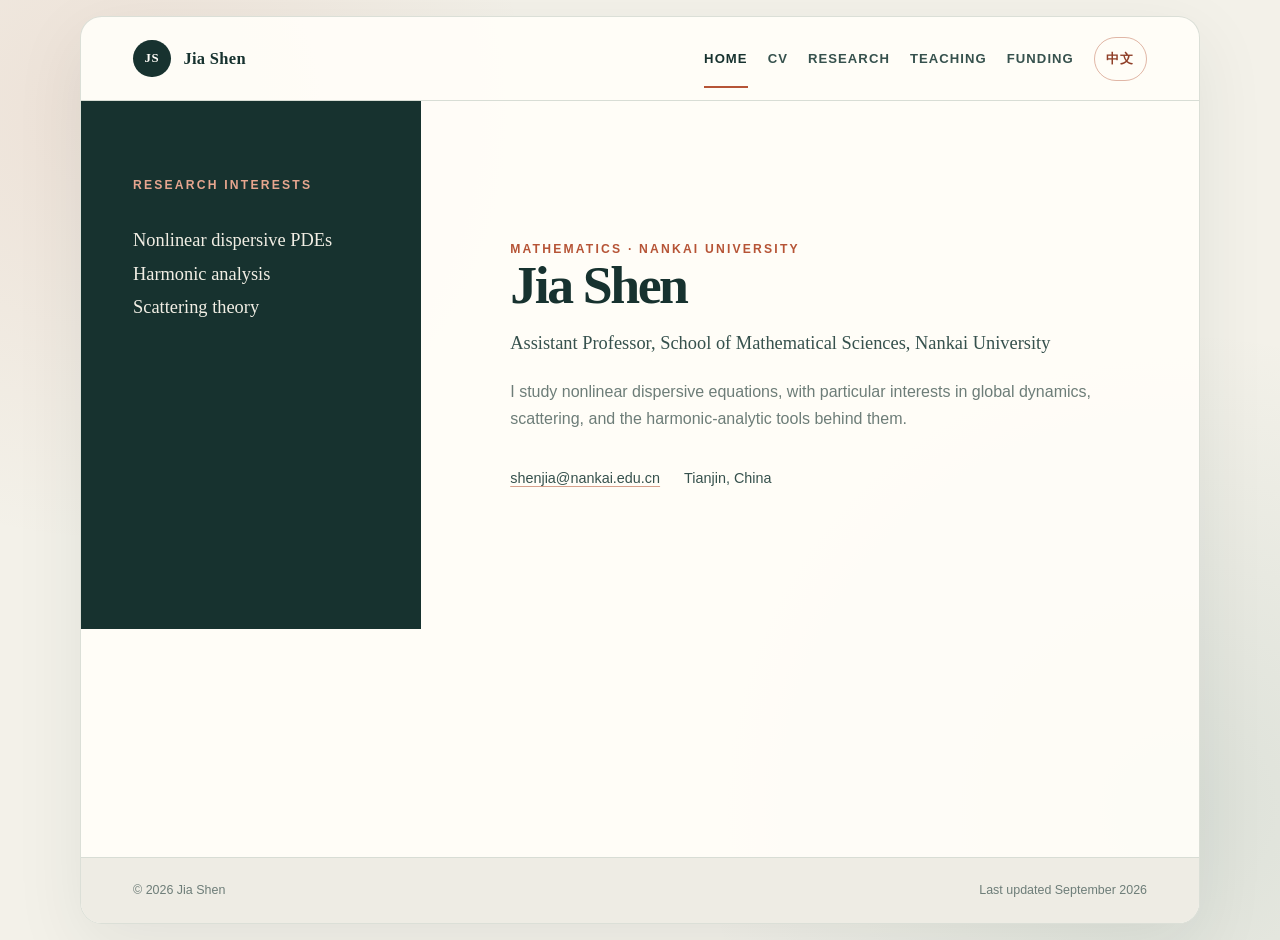
<file: index.html>
<!doctype html>
<html lang="en">
<head>
    <meta charset="utf-8">
    <meta name="viewport" content="width=device-width, initial-scale=1">
    <title>Jia Shen | Mathematics | Nankai University</title>
    <meta name="description" content="Jia Shen is an Assistant Professor of Mathematics at Nankai University, working on nonlinear dispersive PDEs, harmonic analysis, and scattering theory.">
    <meta name="author" content="Jia Shen">
    <meta name="robots" content="index, follow">
    <link rel="canonical" href="https://shenjiamath.github.io/">
    <link rel="alternate" hreflang="en" href="https://shenjiamath.github.io/">
    <link rel="alternate" hreflang="zh-CN" href="https://shenjiamath.github.io/zh/">
    <link rel="alternate" hreflang="x-default" href="https://shenjiamath.github.io/">
    <link rel="stylesheet" href="./assets/styles.css">
    <meta property="og:type" content="profile">
    <meta property="og:title" content="Jia Shen | Mathematics | Nankai University">
    <meta property="og:description" content="Assistant Professor at Nankai University. Research in nonlinear dispersive PDEs, harmonic analysis, and scattering theory.">
    <meta property="og:url" content="https://shenjiamath.github.io/">
    <meta property="og:image" content="https://shenjiamath.github.io/assets/og.png">
    <meta property="og:image:width" content="1200">
    <meta property="og:image:height" content="630">
    <meta property="og:image:alt" content="Personal website of Jia Shen — Mathematics at Nankai University">
    <meta property="og:locale" content="en_US">
    <meta property="og:locale:alternate" content="zh_CN">
    <meta name="twitter:card" content="summary_large_image">
    <meta name="twitter:image" content="https://shenjiamath.github.io/assets/og.png">
    <script type="application/ld+json">
    {
      "@context": "https://schema.org",
      "@type": "ProfilePage",
      "url": "https://shenjiamath.github.io/",
      "name": "Jia Shen | Mathematics | Nankai University",
      "inLanguage": "en",
      "dateModified": "2026-09-28",
      "mainEntity": {
        "@type": "Person",
        "@id": "https://shenjiamath.github.io/#jia-shen",
        "name": "Jia Shen",
        "url": "https://shenjiamath.github.io/",
        "jobTitle": "Assistant Professor",
        "affiliation": {
          "@type": "CollegeOrUniversity",
          "name": "Nankai University"
        },
        "knowsAbout": [
          "Nonlinear dispersive partial differential equations",
          "Harmonic analysis",
          "Scattering theory"
        ]
      }
    }
    </script>
</head>
<body>
<a class="skip-link" href="#main-content">Skip to main content</a>
<div class="site-shell">
    <header class="site-header">
        <a class="monogram" href="./index.html" aria-label="Jia Shen, home">
            <span class="monogram-mark" aria-hidden="true">JS</span>
            <span>Jia Shen</span>
        </a>
        <nav class="site-nav" aria-label="Primary navigation">
            <a href="./index.html" aria-current="page">Home</a>
            <a href="./cv.html">CV</a>
            <a href="./publications.html">Research</a>
            <a href="./teaching.html">Teaching</a>
            <a href="./funding.html">Funding</a>
            <a class="language-link" href="./zh/index.html" lang="zh-CN" hreflang="zh-CN">中文</a>
        </nav>
    </header>

    <main id="main-content" class="home-main">
        <section class="hero" aria-labelledby="home-title">
            <div class="hero-aside">
                <div>
                    <p class="eyebrow">Research interests</p>
                    <ul class="research-list">
                        <li>Nonlinear dispersive PDEs</li>
                        <li>Harmonic analysis</li>
                        <li>Scattering theory</li>
                    </ul>
                </div>
            </div>
            <div class="hero-content">
                <p class="eyebrow">Mathematics · Nankai University</p>
                <h1 id="home-title">Jia Shen</h1>
                <p class="hero-role">Assistant Professor, School of Mathematical Sciences, Nankai University</p>
                <p class="hero-summary">I study nonlinear dispersive equations, with particular interests in global dynamics, scattering, and the harmonic-analytic tools behind them.</p>
                <div class="contact-line" aria-label="Contact details">
                    <a href="mailto:shenjia@nankai.edu.cn">shenjia@nankai.edu.cn</a>
                    <span>Tianjin, China</span>
                </div>
            </div>
        </section>

    </main>

    <footer class="site-footer">
        <span>© 2026 Jia Shen</span>
        <span>Last updated September 2026</span>
    </footer>
</div>
</body>
</html>
</file>
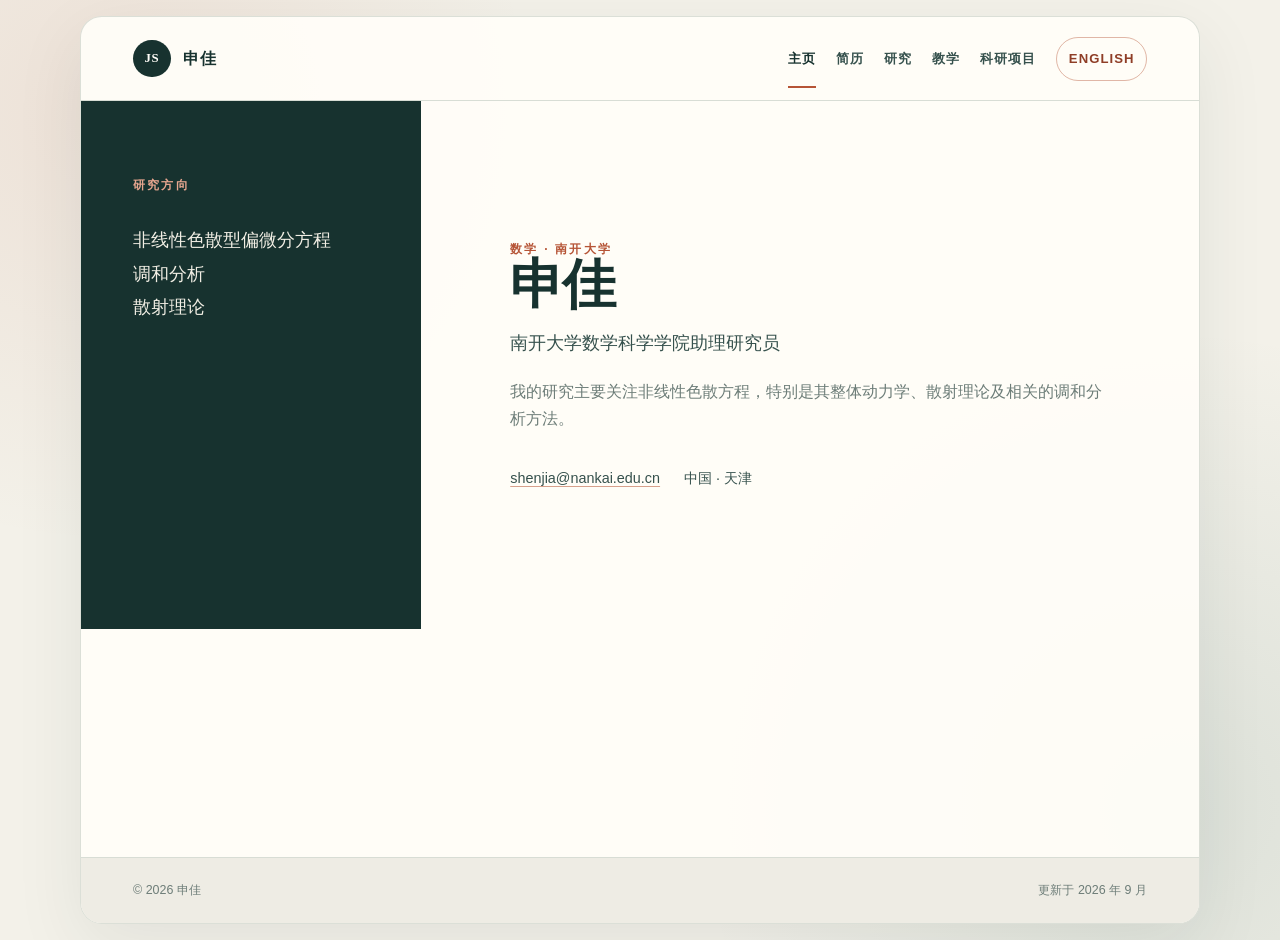
<file: zh/index.html>
<!doctype html>
<html lang="zh-CN">
<head>
    <meta charset="utf-8">
    <meta name="viewport" content="width=device-width, initial-scale=1">
    <title>申佳｜南开大学数学个人主页</title>
    <meta name="description" content="申佳，南开大学数学科学学院助理研究员，研究方向为非线性色散型偏微分方程、调和分析与散射理论。">
    <meta name="author" content="申佳">
    <meta name="robots" content="index, follow">
    <link rel="canonical" href="https://shenjiamath.github.io/zh/">
    <link rel="alternate" hreflang="en" href="https://shenjiamath.github.io/">
    <link rel="alternate" hreflang="zh-CN" href="https://shenjiamath.github.io/zh/">
    <link rel="alternate" hreflang="x-default" href="https://shenjiamath.github.io/">
    <link rel="stylesheet" href="../assets/styles.css">
    <meta property="og:type" content="profile">
    <meta property="og:title" content="申佳｜南开大学数学个人主页">
    <meta property="og:description" content="南开大学数学科学学院助理研究员，研究非线性色散型偏微分方程、调和分析与散射理论。">
    <meta property="og:url" content="https://shenjiamath.github.io/zh/">
    <meta property="og:image" content="https://shenjiamath.github.io/assets/og.png">
    <meta property="og:image:width" content="1200">
    <meta property="og:image:height" content="630">
    <meta property="og:image:alt" content="申佳（Jia Shen）——南开大学数学个人主页">
    <meta property="og:locale" content="zh_CN">
    <meta property="og:locale:alternate" content="en_US">
    <meta name="twitter:card" content="summary_large_image">
    <meta name="twitter:image" content="https://shenjiamath.github.io/assets/og.png">
    <script type="application/ld+json">
    {
      "@context": "https://schema.org",
      "@type": "ProfilePage",
      "url": "https://shenjiamath.github.io/zh/",
      "name": "申佳｜南开大学数学个人主页",
      "inLanguage": "zh-CN",
      "dateModified": "2026-09-28",
      "mainEntity": {
        "@type": "Person",
        "@id": "https://shenjiamath.github.io/#jia-shen",
        "name": "申佳",
        "alternateName": "Jia Shen",
        "url": "https://shenjiamath.github.io/",
        "jobTitle": "助理研究员",
        "affiliation": {
          "@type": "CollegeOrUniversity",
          "name": "南开大学"
        },
        "knowsAbout": [
          "非线性色散型偏微分方程",
          "调和分析",
          "散射理论"
        ]
      }
    }
    </script>
</head>
<body>
<a class="skip-link" href="#main-content">跳到主要内容</a>
<div class="site-shell">
    <header class="site-header">
        <a class="monogram" href="./index.html" aria-label="申佳，主页">
            <span class="monogram-mark" aria-hidden="true">JS</span>
            <span>申佳</span>
        </a>
        <nav class="site-nav" aria-label="主导航">
            <a href="./index.html" aria-current="page">主页</a>
            <a href="./cv.html">简历</a>
            <a href="./publications.html">研究</a>
            <a href="./teaching.html">教学</a>
            <a href="./funding.html">科研项目</a>
            <a class="language-link" href="../index.html" lang="en" hreflang="en">English</a>
        </nav>
    </header>

    <main id="main-content" class="home-main">
        <section class="hero" aria-labelledby="home-title">
            <div class="hero-aside">
                <div>
                    <p class="eyebrow">研究方向</p>
                    <ul class="research-list">
                        <li>非线性色散型偏微分方程</li>
                        <li>调和分析</li>
                        <li>散射理论</li>
                    </ul>
                </div>
            </div>
            <div class="hero-content">
                <p class="eyebrow">数学 · 南开大学</p>
                <h1 id="home-title">申佳</h1>
                <p class="hero-role">南开大学数学科学学院助理研究员</p>
                <p class="hero-summary">我的研究主要关注非线性色散方程，特别是其整体动力学、散射理论及相关的调和分析方法。</p>
                <div class="contact-line" aria-label="联系方式">
                    <a href="mailto:shenjia@nankai.edu.cn">shenjia@nankai.edu.cn</a>
                    <span>中国 · 天津</span>
                </div>
            </div>
        </section>

    </main>

    <footer class="site-footer">
        <span>© 2026 申佳</span>
        <span>更新于 2026 年 9 月</span>
    </footer>
</div>
</body>
</html>
</file>
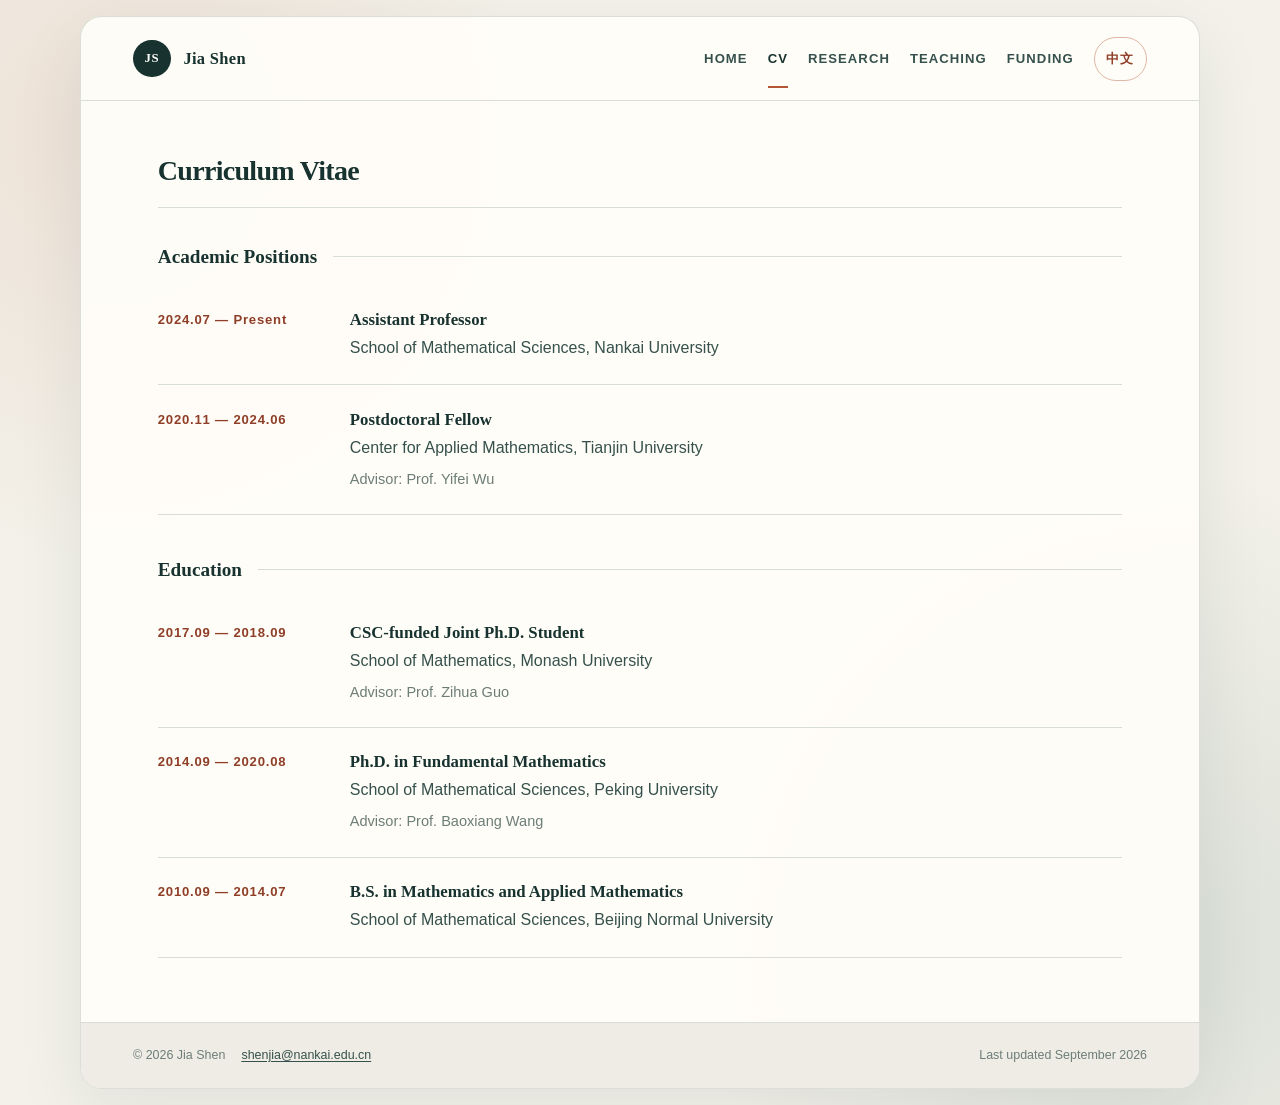
<file: cv.html>
<!doctype html>
<html lang="en">
<head>
    <meta charset="utf-8">
    <meta name="viewport" content="width=device-width, initial-scale=1">
    <title>Curriculum Vitae | Jia Shen</title>
    <meta name="description" content="Academic positions and education of Jia Shen, Assistant Professor of Mathematics at Nankai University.">
    <meta name="author" content="Jia Shen">
    <meta name="robots" content="index, follow">
    <link rel="canonical" href="https://shenjiamath.github.io/cv.html">
    <link rel="alternate" hreflang="en" href="https://shenjiamath.github.io/cv.html">
    <link rel="alternate" hreflang="zh-CN" href="https://shenjiamath.github.io/zh/cv.html">
    <link rel="alternate" hreflang="x-default" href="https://shenjiamath.github.io/cv.html">
    <link rel="stylesheet" href="./assets/styles.css">
    <meta property="og:type" content="profile">
    <meta property="og:title" content="Curriculum Vitae | Jia Shen">
    <meta property="og:description" content="Academic positions and education of Jia Shen.">
    <meta property="og:url" content="https://shenjiamath.github.io/cv.html">
    <meta property="og:image" content="https://shenjiamath.github.io/assets/og.png">
    <meta property="og:image:width" content="1200">
    <meta property="og:image:height" content="630">
    <meta property="og:image:alt" content="Personal website of Jia Shen — Mathematics at Nankai University">
    <meta property="og:locale" content="en_US">
    <meta property="og:locale:alternate" content="zh_CN">
    <meta name="twitter:card" content="summary_large_image">
    <meta name="twitter:image" content="https://shenjiamath.github.io/assets/og.png">
</head>
<body>
<a class="skip-link" href="#main-content">Skip to main content</a>
<div class="site-shell">
    <header class="site-header">
        <a class="monogram" href="./index.html" aria-label="Jia Shen, home">
            <span class="monogram-mark" aria-hidden="true">JS</span>
            <span>Jia Shen</span>
        </a>
        <nav class="site-nav" aria-label="Primary navigation">
            <a href="./index.html">Home</a>
            <a href="./cv.html" aria-current="page">CV</a>
            <a href="./publications.html">Research</a>
            <a href="./teaching.html">Teaching</a>
            <a href="./funding.html">Funding</a>
            <a class="language-link" href="./zh/cv.html" lang="zh-CN" hreflang="zh-CN">中文</a>
        </nav>
    </header>

    <main id="main-content" class="page-main">
        <header class="page-header">
            <div>
                <h1>Curriculum Vitae</h1>
            </div>
        </header>

        <div class="timeline">
            <section class="content-section" aria-labelledby="positions-title">
                <h2 id="positions-title">Academic Positions</h2>
                <article class="timeline-item">
                    <div class="timeline-date">2024.07 — Present</div>
                    <div>
                        <h3>Assistant Professor</h3>
                        <p class="timeline-place">School of Mathematical Sciences, Nankai University</p>
                    </div>
                </article>
                <article class="timeline-item">
                    <div class="timeline-date">2020.11 — 2024.06</div>
                    <div>
                        <h3>Postdoctoral Fellow</h3>
                        <p class="timeline-place">Center for Applied Mathematics, Tianjin University</p>
                        <p class="timeline-note">Advisor: Prof. Yifei Wu</p>
                    </div>
                </article>
            </section>

            <section class="content-section" aria-labelledby="education-title">
                <h2 id="education-title">Education</h2>
                <article class="timeline-item">
                    <div class="timeline-date">2017.09 — 2018.09</div>
                    <div>
                        <h3>CSC-funded Joint Ph.D. Student</h3>
                        <p class="timeline-place">School of Mathematics, Monash University</p>
                        <p class="timeline-note">Advisor: Prof. Zihua Guo</p>
                    </div>
                </article>
                <article class="timeline-item">
                    <div class="timeline-date">2014.09 — 2020.08</div>
                    <div>
                        <h3>Ph.D. in Fundamental Mathematics</h3>
                        <p class="timeline-place">School of Mathematical Sciences, Peking University</p>
                        <p class="timeline-note">Advisor: Prof. Baoxiang Wang</p>
                    </div>
                </article>
                <article class="timeline-item">
                    <div class="timeline-date">2010.09 — 2014.07</div>
                    <div>
                        <h3>B.S. in Mathematics and Applied Mathematics</h3>
                        <p class="timeline-place">School of Mathematical Sciences, Beijing Normal University</p>
                    </div>
                </article>
            </section>
        </div>
    </main>

    <footer class="site-footer">
        <span>© 2026 Jia Shen</span>
        <a href="mailto:shenjia@nankai.edu.cn">shenjia@nankai.edu.cn</a>
        <span>Last updated September 2026</span>
    </footer>
</div>
</body>
</html>
</file>
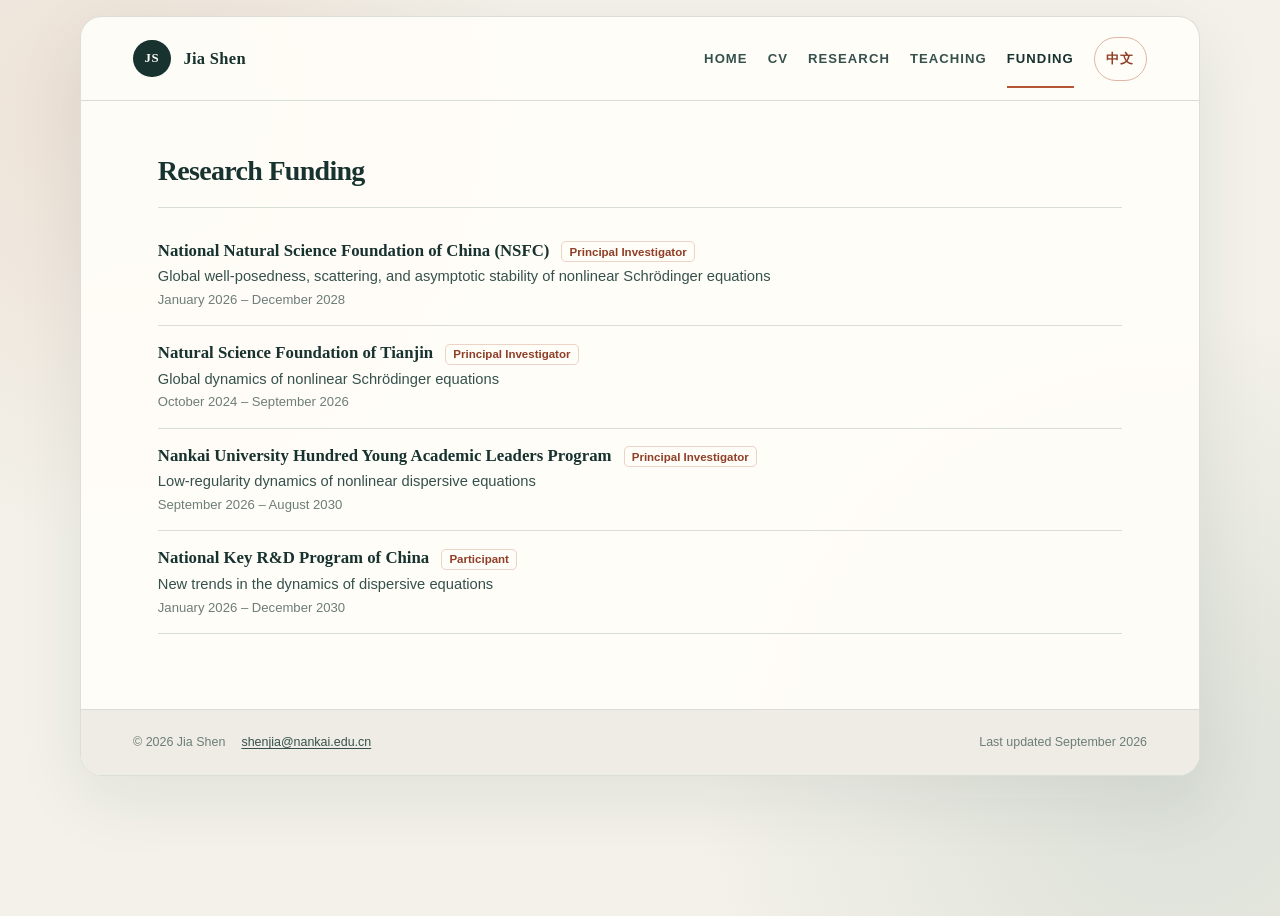
<file: funding.html>
<!doctype html>
<html lang="en">
<head>
    <meta charset="utf-8">
    <meta name="viewport" content="width=device-width, initial-scale=1">
    <title>Research Funding | Jia Shen</title>
    <meta name="description" content="Research funding and grants of Jia Shen, Assistant Professor of Mathematics at Nankai University.">
    <meta name="author" content="Jia Shen">
    <meta name="robots" content="index, follow">
    <link rel="canonical" href="https://shenjiamath.github.io/funding.html">
    <link rel="alternate" hreflang="en" href="https://shenjiamath.github.io/funding.html">
    <link rel="alternate" hreflang="zh-CN" href="https://shenjiamath.github.io/zh/funding.html">
    <link rel="alternate" hreflang="x-default" href="https://shenjiamath.github.io/funding.html">
    <link rel="stylesheet" href="./assets/styles.css">
    <meta property="og:type" content="website">
    <meta property="og:title" content="Research Funding | Jia Shen">
    <meta property="og:description" content="Research funding and grants of Jia Shen.">
    <meta property="og:url" content="https://shenjiamath.github.io/funding.html">
    <meta property="og:image" content="https://shenjiamath.github.io/assets/og.png">
    <meta property="og:image:width" content="1200">
    <meta property="og:image:height" content="630">
    <meta property="og:image:alt" content="Personal website of Jia Shen — Mathematics at Nankai University">
    <meta property="og:locale" content="en_US">
    <meta property="og:locale:alternate" content="zh_CN">
    <meta name="twitter:card" content="summary_large_image">
    <meta name="twitter:image" content="https://shenjiamath.github.io/assets/og.png">
    <script type="application/ld+json">
    {
        "@context": "https://schema.org",
        "@type": "CollectionPage",
        "name": "Research Funding | Jia Shen",
        "url": "https://shenjiamath.github.io/funding.html",
        "inLanguage": "en",
        "dateModified": "2026-09-28",
        "author": {
            "@type": "Person",
            "name": "Jia Shen"
        }
    }
    </script>
</head>
<body>
<a class="skip-link" href="#main-content">Skip to main content</a>
<div class="site-shell">
    <header class="site-header">
        <a class="monogram" href="./index.html" aria-label="Jia Shen, home">
            <span class="monogram-mark" aria-hidden="true">JS</span>
            <span>Jia Shen</span>
        </a>
        <nav class="site-nav" aria-label="Primary navigation">
            <a href="./index.html">Home</a>
            <a href="./cv.html">CV</a>
            <a href="./publications.html">Research</a>
            <a href="./teaching.html">Teaching</a>
            <a href="./funding.html" aria-current="page">Funding</a>
            <a class="language-link" href="./zh/funding.html" lang="zh-CN" hreflang="zh-CN">中文</a>
        </nav>
    </header>

    <main id="main-content" class="page-main">
        <header class="page-header">
            <div>
                <h1>Research Funding</h1>
            </div>
        </header>

        <ul class="funding-list" aria-label="Research projects and grants">
            <li class="funding-item">
                <div class="funding-heading">
                    <h2 class="funding-source">National Natural Science Foundation of China (NSFC)</h2>
                    <p class="funding-role">Principal Investigator</p>
                </div>
                <p class="funding-title">Global well-posedness, scattering, and asymptotic stability of nonlinear Schrödinger equations</p>
                <p class="funding-period"><time datetime="2026-01">January 2026</time> – <time datetime="2028-12">December 2028</time></p>
            </li>
            <li class="funding-item">
                <div class="funding-heading">
                    <h2 class="funding-source">Natural Science Foundation of Tianjin</h2>
                    <p class="funding-role">Principal Investigator</p>
                </div>
                <p class="funding-title">Global dynamics of nonlinear Schrödinger equations</p>
                <p class="funding-period"><time datetime="2024-10">October 2024</time> – <time datetime="2026-09">September 2026</time></p>
            </li>
            <li class="funding-item">
                <div class="funding-heading">
                    <h2 class="funding-source">Nankai University Hundred Young Academic Leaders Program</h2>
                    <p class="funding-role">Principal Investigator</p>
                </div>
                <p class="funding-title">Low-regularity dynamics of nonlinear dispersive equations</p>
                <p class="funding-period"><time datetime="2026-09">September 2026</time> – <time datetime="2030-08">August 2030</time></p>
            </li>
            <li class="funding-item">
                <div class="funding-heading">
                    <h2 class="funding-source">National Key R&amp;D Program of China</h2>
                    <p class="funding-role">Participant</p>
                </div>
                <p class="funding-title">New trends in the dynamics of dispersive equations</p>
                <p class="funding-period"><time datetime="2026-01">January 2026</time> – <time datetime="2030-12">December 2030</time></p>
            </li>
        </ul>
    </main>

    <footer class="site-footer">
        <span>© 2026 Jia Shen</span>
        <a href="mailto:shenjia@nankai.edu.cn">shenjia@nankai.edu.cn</a>
        <span>Last updated September 2026</span>
    </footer>
</div>
</body>
</html>
</file>
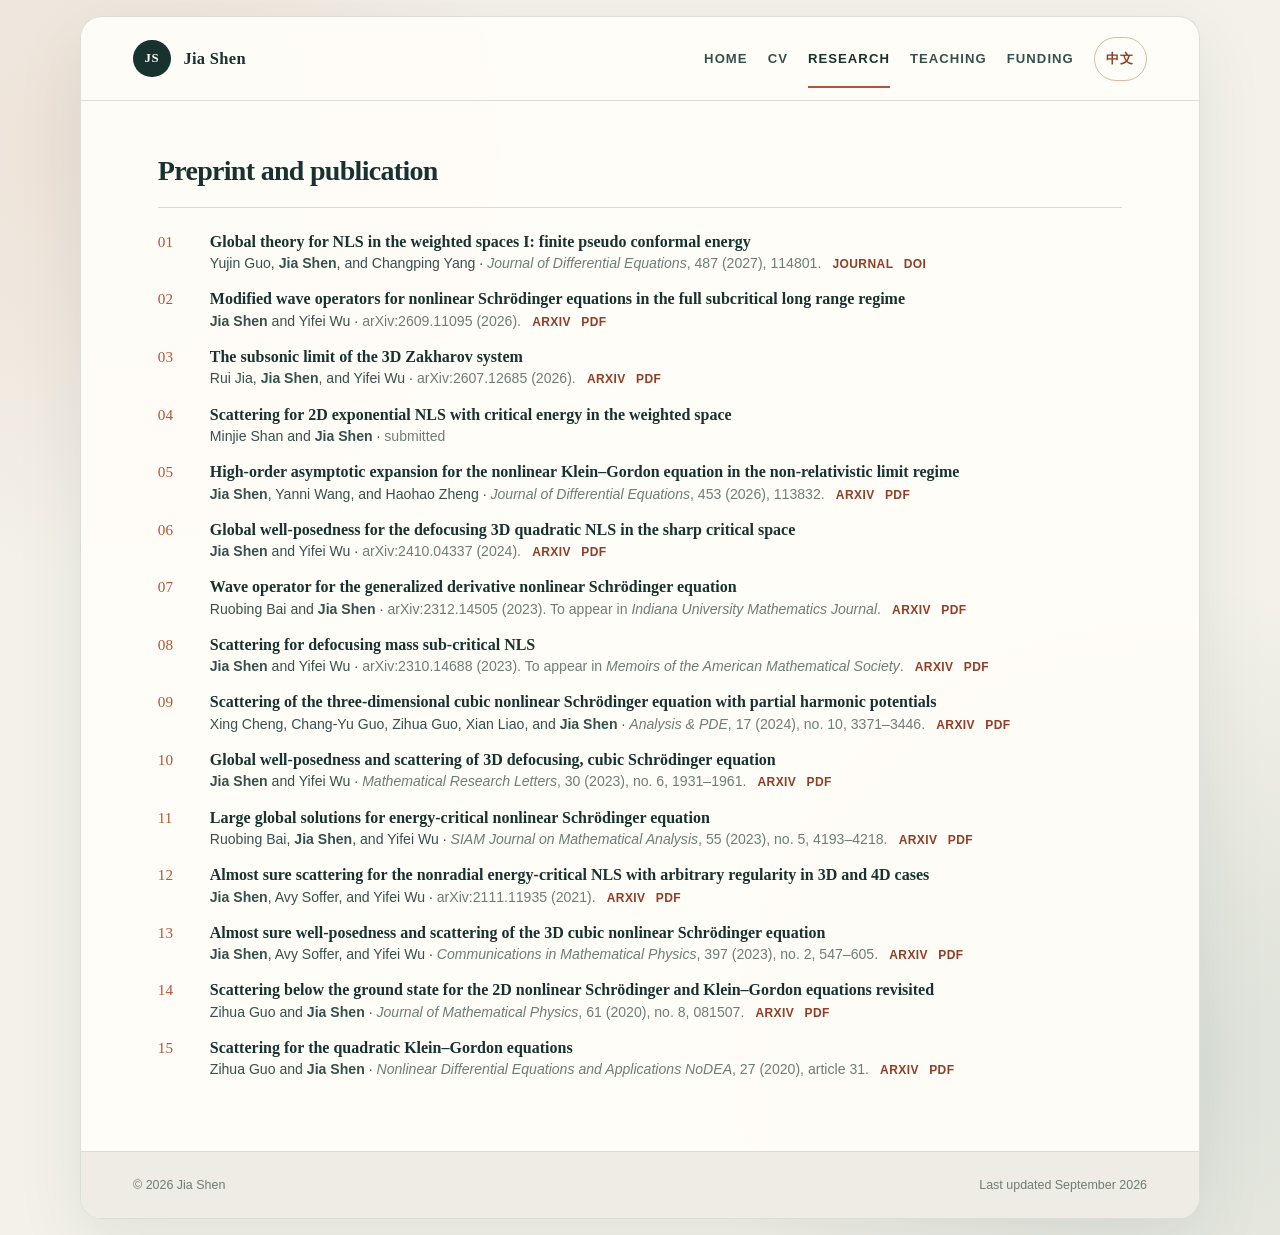
<file: publications.html>
<!doctype html>
<html lang="en">
<head>
    <meta charset="utf-8">
    <meta name="viewport" content="width=device-width, initial-scale=1">
    <title>Research | Jia Shen</title>
    <meta name="description" content="Publications and preprints by Jia Shen in nonlinear dispersive PDEs, harmonic analysis, and scattering theory.">
    <meta name="author" content="Jia Shen">
    <meta name="robots" content="index, follow">
    <link rel="canonical" href="https://shenjiamath.github.io/publications.html">
    <link rel="alternate" hreflang="en" href="https://shenjiamath.github.io/publications.html">
    <link rel="alternate" hreflang="zh-CN" href="https://shenjiamath.github.io/zh/publications.html">
    <link rel="alternate" hreflang="x-default" href="https://shenjiamath.github.io/publications.html">
    <link rel="stylesheet" href="./assets/styles.css">
    <meta property="og:type" content="website">
    <meta property="og:title" content="Research | Jia Shen">
    <meta property="og:description" content="Publications and preprints in nonlinear dispersive PDEs and harmonic analysis.">
    <meta property="og:url" content="https://shenjiamath.github.io/publications.html">
    <meta property="og:image" content="https://shenjiamath.github.io/assets/og.png">
    <meta property="og:image:width" content="1200">
    <meta property="og:image:height" content="630">
    <meta property="og:image:alt" content="Personal website of Jia Shen — Mathematics at Nankai University">
    <meta property="og:locale" content="en_US">
    <meta property="og:locale:alternate" content="zh_CN">
    <meta name="twitter:card" content="summary_large_image">
    <meta name="twitter:image" content="https://shenjiamath.github.io/assets/og.png">
</head>
<body>
<a class="skip-link" href="#main-content">Skip to main content</a>
<div class="site-shell">
    <header class="site-header">
        <a class="monogram" href="./index.html" aria-label="Jia Shen, home">
            <span class="monogram-mark" aria-hidden="true">JS</span>
            <span>Jia Shen</span>
        </a>
        <nav class="site-nav" aria-label="Primary navigation">
            <a href="./index.html">Home</a>
            <a href="./cv.html">CV</a>
            <a href="./publications.html" aria-current="page">Research</a>
            <a href="./teaching.html">Teaching</a>
            <a href="./funding.html">Funding</a>
            <a class="language-link" href="./zh/publications.html" lang="zh-CN" hreflang="zh-CN">中文</a>
        </nav>
    </header>

    <main id="main-content" class="page-main">
        <header class="page-header">
            <div>
                <h1>Preprint and publication</h1>
            </div>
        </header>

        <ol class="publication-list">
            <li class="publication-item">
                <article>
                    <h2 class="publication-title">Global theory for NLS in the weighted spaces I: finite pseudo conformal energy</h2>
                    <p class="publication-meta"><span class="publication-authors">Yujin Guo, <strong>Jia Shen</strong>, and Changping Yang</span> · <span class="publication-venue"><i>Journal of Differential Equations</i>, 487 (2027), 114801.</span> <span class="publication-links"><a class="text-link" href="https://www.sciencedirect.com/science/article/pii/S0022039626007084" rel="noopener noreferrer">Journal</a> <a class="text-link" href="https://doi.org/10.1016/j.jde.2026.114801" rel="noopener noreferrer">DOI</a></span></p>
                </article>
            </li>
            <li class="publication-item">
                <article>
                    <h2 class="publication-title">Modified wave operators for nonlinear Schrödinger equations in the full subcritical long range regime</h2>
                    <p class="publication-meta"><span class="publication-authors"><strong>Jia Shen</strong> and Yifei Wu</span> · <span class="publication-venue">arXiv:2609.11095 (2026).</span> <span class="publication-links"><a class="text-link" href="https://arxiv.org/abs/2609.11095" rel="noopener noreferrer">arXiv</a> <a class="text-link" href="https://arxiv.org/pdf/2609.11095" rel="noopener noreferrer">PDF</a></span></p>
                </article>
            </li>
            <li class="publication-item">
                <article>
                    <h2 class="publication-title">The subsonic limit of the 3D Zakharov system</h2>
                    <p class="publication-meta"><span class="publication-authors">Rui Jia, <strong>Jia Shen</strong>, and Yifei Wu</span> · <span class="publication-venue">arXiv:2607.12685 (2026).</span> <span class="publication-links"><a class="text-link" href="https://arxiv.org/abs/2607.12685" rel="noopener noreferrer">arXiv</a> <a class="text-link" href="https://arxiv.org/pdf/2607.12685" rel="noopener noreferrer">PDF</a></span></p>
                </article>
            </li>
            <li class="publication-item">
                <article>
                    <h2 class="publication-title">Scattering for 2D exponential NLS with critical energy in the weighted space</h2>
                    <p class="publication-meta"><span class="publication-authors">Minjie Shan and <strong>Jia Shen</strong></span> · <span class="publication-venue">submitted</span></p>
                </article>
            </li>
            <li class="publication-item">
                <article>
                    <h2 class="publication-title">High-order asymptotic expansion for the nonlinear Klein–Gordon equation in the non-relativistic limit regime</h2>
                    <p class="publication-meta"><span class="publication-authors"><strong>Jia Shen</strong>, Yanni Wang, and Haohao Zheng</span> · <span class="publication-venue"><i>Journal of Differential Equations</i>, 453 (2026), 113832.</span> <span class="publication-links"><a class="text-link" href="https://arxiv.org/abs/2411.13132" rel="noopener noreferrer">arXiv</a> <a class="text-link" href="https://arxiv.org/pdf/2411.13132" rel="noopener noreferrer">PDF</a></span></p>
                </article>
            </li>
            <li class="publication-item">
                <article>
                    <h2 class="publication-title">Global well-posedness for the defocusing 3D quadratic NLS in the sharp critical space</h2>
                    <p class="publication-meta"><span class="publication-authors"><strong>Jia Shen</strong> and Yifei Wu</span> · <span class="publication-venue">arXiv:2410.04337 (2024).</span> <span class="publication-links"><a class="text-link" href="https://arxiv.org/abs/2410.04337" rel="noopener noreferrer">arXiv</a> <a class="text-link" href="https://arxiv.org/pdf/2410.04337" rel="noopener noreferrer">PDF</a></span></p>
                </article>
            </li>
            <li class="publication-item">
                <article>
                    <h2 class="publication-title">Wave operator for the generalized derivative nonlinear Schrödinger equation</h2>
                    <p class="publication-meta"><span class="publication-authors">Ruobing Bai and <strong>Jia Shen</strong></span> · <span class="publication-venue">arXiv:2312.14505 (2023). To appear in <i>Indiana University Mathematics Journal</i>.</span> <span class="publication-links"><a class="text-link" href="https://arxiv.org/abs/2312.14505" rel="noopener noreferrer">arXiv</a> <a class="text-link" href="https://arxiv.org/pdf/2312.14505" rel="noopener noreferrer">PDF</a></span></p>
                </article>
            </li>
            <li class="publication-item">
                <article>
                    <h2 class="publication-title">Scattering for defocusing mass sub-critical NLS</h2>
                    <p class="publication-meta"><span class="publication-authors"><strong>Jia Shen</strong> and Yifei Wu</span> · <span class="publication-venue">arXiv:2310.14688 (2023). To appear in <i>Memoirs of the American Mathematical Society</i>.</span> <span class="publication-links"><a class="text-link" href="https://arxiv.org/abs/2310.14688" rel="noopener noreferrer">arXiv</a> <a class="text-link" href="https://arxiv.org/pdf/2310.14688" rel="noopener noreferrer">PDF</a></span></p>
                </article>
            </li>
            <li class="publication-item">
                <article>
                    <h2 class="publication-title">Scattering of the three-dimensional cubic nonlinear Schrödinger equation with partial harmonic potentials</h2>
                    <p class="publication-meta"><span class="publication-authors">Xing Cheng, Chang-Yu Guo, Zihua Guo, Xian Liao, and <strong>Jia Shen</strong></span> · <span class="publication-venue"><i>Analysis &amp; PDE</i>, 17 (2024), no. 10, 3371–3446.</span> <span class="publication-links"><a class="text-link" href="https://arxiv.org/abs/2105.02515" rel="noopener noreferrer">arXiv</a> <a class="text-link" href="https://arxiv.org/pdf/2105.02515" rel="noopener noreferrer">PDF</a></span></p>
                </article>
            </li>
            <li class="publication-item">
                <article>
                    <h2 class="publication-title">Global well-posedness and scattering of 3D defocusing, cubic Schrödinger equation</h2>
                    <p class="publication-meta"><span class="publication-authors"><strong>Jia Shen</strong> and Yifei Wu</span> · <span class="publication-venue"><i>Mathematical Research Letters</i>, 30 (2023), no. 6, 1931–1961.</span> <span class="publication-links"><a class="text-link" href="https://arxiv.org/abs/2008.10019" rel="noopener noreferrer">arXiv</a> <a class="text-link" href="https://arxiv.org/pdf/2008.10019" rel="noopener noreferrer">PDF</a></span></p>
                </article>
            </li>
            <li class="publication-item">
                <article>
                    <h2 class="publication-title">Large global solutions for energy-critical nonlinear Schrödinger equation</h2>
                    <p class="publication-meta"><span class="publication-authors">Ruobing Bai, <strong>Jia Shen</strong>, and Yifei Wu</span> · <span class="publication-venue"><i>SIAM Journal on Mathematical Analysis</i>, 55 (2023), no. 5, 4193–4218.</span> <span class="publication-links"><a class="text-link" href="https://arxiv.org/abs/2112.15092" rel="noopener noreferrer">arXiv</a> <a class="text-link" href="https://arxiv.org/pdf/2112.15092" rel="noopener noreferrer">PDF</a></span></p>
                </article>
            </li>
            <li class="publication-item">
                <article>
                    <h2 class="publication-title">Almost sure scattering for the nonradial energy-critical NLS with arbitrary regularity in 3D and 4D cases</h2>
                    <p class="publication-meta"><span class="publication-authors"><strong>Jia Shen</strong>, Avy Soffer, and Yifei Wu</span> · <span class="publication-venue">arXiv:2111.11935 (2021).</span> <span class="publication-links"><a class="text-link" href="https://arxiv.org/abs/2111.11935" rel="noopener noreferrer">arXiv</a> <a class="text-link" href="https://arxiv.org/pdf/2111.11935" rel="noopener noreferrer">PDF</a></span></p>
                </article>
            </li>
            <li class="publication-item">
                <article>
                    <h2 class="publication-title">Almost sure well-posedness and scattering of the 3D cubic nonlinear Schrödinger equation</h2>
                    <p class="publication-meta"><span class="publication-authors"><strong>Jia Shen</strong>, Avy Soffer, and Yifei Wu</span> · <span class="publication-venue"><i>Communications in Mathematical Physics</i>, 397 (2023), no. 2, 547–605.</span> <span class="publication-links"><a class="text-link" href="https://arxiv.org/abs/2110.11648" rel="noopener noreferrer">arXiv</a> <a class="text-link" href="https://arxiv.org/pdf/2110.11648" rel="noopener noreferrer">PDF</a></span></p>
                </article>
            </li>
            <li class="publication-item">
                <article>
                    <h2 class="publication-title">Scattering below the ground state for the 2D nonlinear Schrödinger and Klein–Gordon equations revisited</h2>
                    <p class="publication-meta"><span class="publication-authors">Zihua Guo and <strong>Jia Shen</strong></span> · <span class="publication-venue"><i>Journal of Mathematical Physics</i>, 61 (2020), no. 8, 081507.</span> <span class="publication-links"><a class="text-link" href="https://arxiv.org/abs/1906.01804" rel="noopener noreferrer">arXiv</a> <a class="text-link" href="https://arxiv.org/pdf/1906.01804" rel="noopener noreferrer">PDF</a></span></p>
                </article>
            </li>
            <li class="publication-item">
                <article>
                    <h2 class="publication-title">Scattering for the quadratic Klein–Gordon equations</h2>
                    <p class="publication-meta"><span class="publication-authors">Zihua Guo and <strong>Jia Shen</strong></span> · <span class="publication-venue"><i>Nonlinear Differential Equations and Applications NoDEA</i>, 27 (2020), article 31.</span> <span class="publication-links"><a class="text-link" href="https://arxiv.org/abs/1906.01809" rel="noopener noreferrer">arXiv</a> <a class="text-link" href="https://arxiv.org/pdf/1906.01809" rel="noopener noreferrer">PDF</a></span></p>
                </article>
            </li>
        </ol>
    </main>

    <footer class="site-footer">
        <span>© 2026 Jia Shen</span>
        <span>Last updated September 2026</span>
    </footer>
</div>
</body>
</html>
</file>
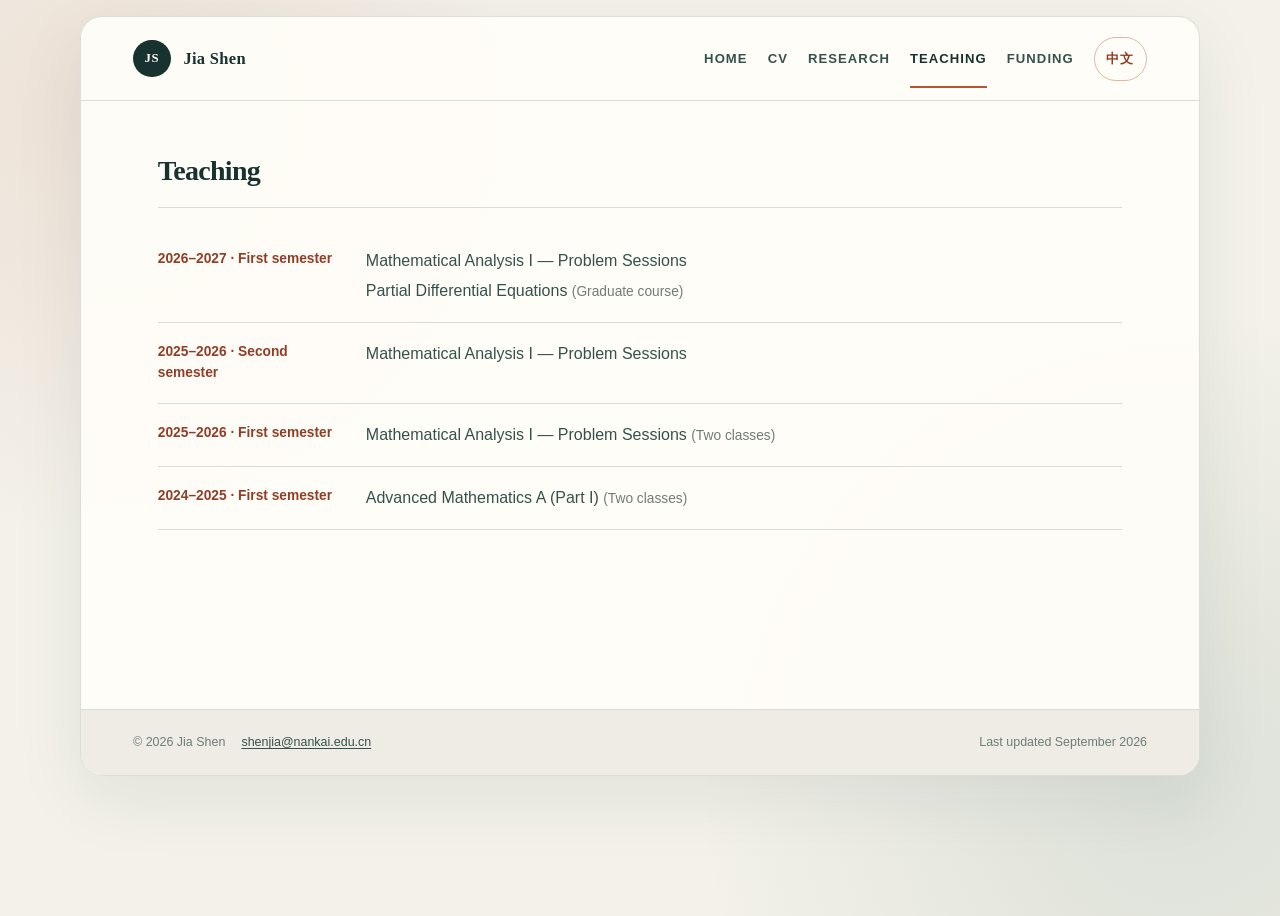
<file: teaching.html>
<!doctype html>
<html lang="en">
<head>
    <meta charset="utf-8">
    <meta name="viewport" content="width=device-width, initial-scale=1">
    <title>Teaching | Jia Shen</title>
    <meta name="description" content="Courses taught by Jia Shen at Nankai University, including mathematical analysis, advanced mathematics, and partial differential equations.">
    <meta name="author" content="Jia Shen">
    <meta name="robots" content="index, follow">
    <link rel="canonical" href="https://shenjiamath.github.io/teaching.html">
    <link rel="alternate" hreflang="en" href="https://shenjiamath.github.io/teaching.html">
    <link rel="alternate" hreflang="zh-CN" href="https://shenjiamath.github.io/zh/teaching.html">
    <link rel="alternate" hreflang="x-default" href="https://shenjiamath.github.io/teaching.html">
    <link rel="stylesheet" href="./assets/styles.css">
    <meta property="og:type" content="website">
    <meta property="og:title" content="Teaching | Jia Shen">
    <meta property="og:description" content="Courses taught by Jia Shen at Nankai University.">
    <meta property="og:url" content="https://shenjiamath.github.io/teaching.html">
    <meta property="og:image" content="https://shenjiamath.github.io/assets/og.png">
    <meta property="og:image:width" content="1200">
    <meta property="og:image:height" content="630">
    <meta property="og:image:alt" content="Personal website of Jia Shen — Mathematics at Nankai University">
    <meta property="og:locale" content="en_US">
    <meta property="og:locale:alternate" content="zh_CN">
    <meta name="twitter:card" content="summary_large_image">
    <meta name="twitter:image" content="https://shenjiamath.github.io/assets/og.png">
</head>
<body>
<a class="skip-link" href="#main-content">Skip to main content</a>
<div class="site-shell">
    <header class="site-header">
        <a class="monogram" href="./index.html" aria-label="Jia Shen, home">
            <span class="monogram-mark" aria-hidden="true">JS</span>
            <span>Jia Shen</span>
        </a>
        <nav class="site-nav" aria-label="Primary navigation">
            <a href="./index.html">Home</a>
            <a href="./cv.html">CV</a>
            <a href="./publications.html">Research</a>
            <a href="./teaching.html" aria-current="page">Teaching</a>
            <a href="./funding.html">Funding</a>
            <a class="language-link" href="./zh/teaching.html" lang="zh-CN" hreflang="zh-CN">中文</a>
        </nav>
    </header>

    <main id="main-content" class="page-main">
        <header class="page-header">
            <div>
                <h1>Teaching</h1>
            </div>
        </header>

        <ol class="teaching-list" aria-label="Courses by semester">
            <li class="teaching-item">
                <h2 class="teaching-term">2026–2027 · First semester</h2>
                <div class="teaching-courses">
                    <p>Mathematical Analysis I — Problem Sessions</p>
                    <p>Partial Differential Equations <span class="course-note">(Graduate course)</span></p>
                </div>
            </li>
            <li class="teaching-item">
                <h2 class="teaching-term">2025–2026 · Second semester</h2>
                <div class="teaching-courses">
                    <p>Mathematical Analysis I — Problem Sessions</p>
                </div>
            </li>
            <li class="teaching-item">
                <h2 class="teaching-term">2025–2026 · First semester</h2>
                <div class="teaching-courses">
                    <p>Mathematical Analysis I — Problem Sessions <span class="course-note">(Two classes)</span></p>
                </div>
            </li>
            <li class="teaching-item">
                <h2 class="teaching-term">2024–2025 · First semester</h2>
                <div class="teaching-courses">
                    <p>Advanced Mathematics A (Part I) <span class="course-note">(Two classes)</span></p>
                </div>
            </li>
        </ol>
    </main>

    <footer class="site-footer">
        <span>© 2026 Jia Shen</span>
        <a href="mailto:shenjia@nankai.edu.cn">shenjia@nankai.edu.cn</a>
        <span>Last updated September 2026</span>
    </footer>
</div>
</body>
</html>
</file>
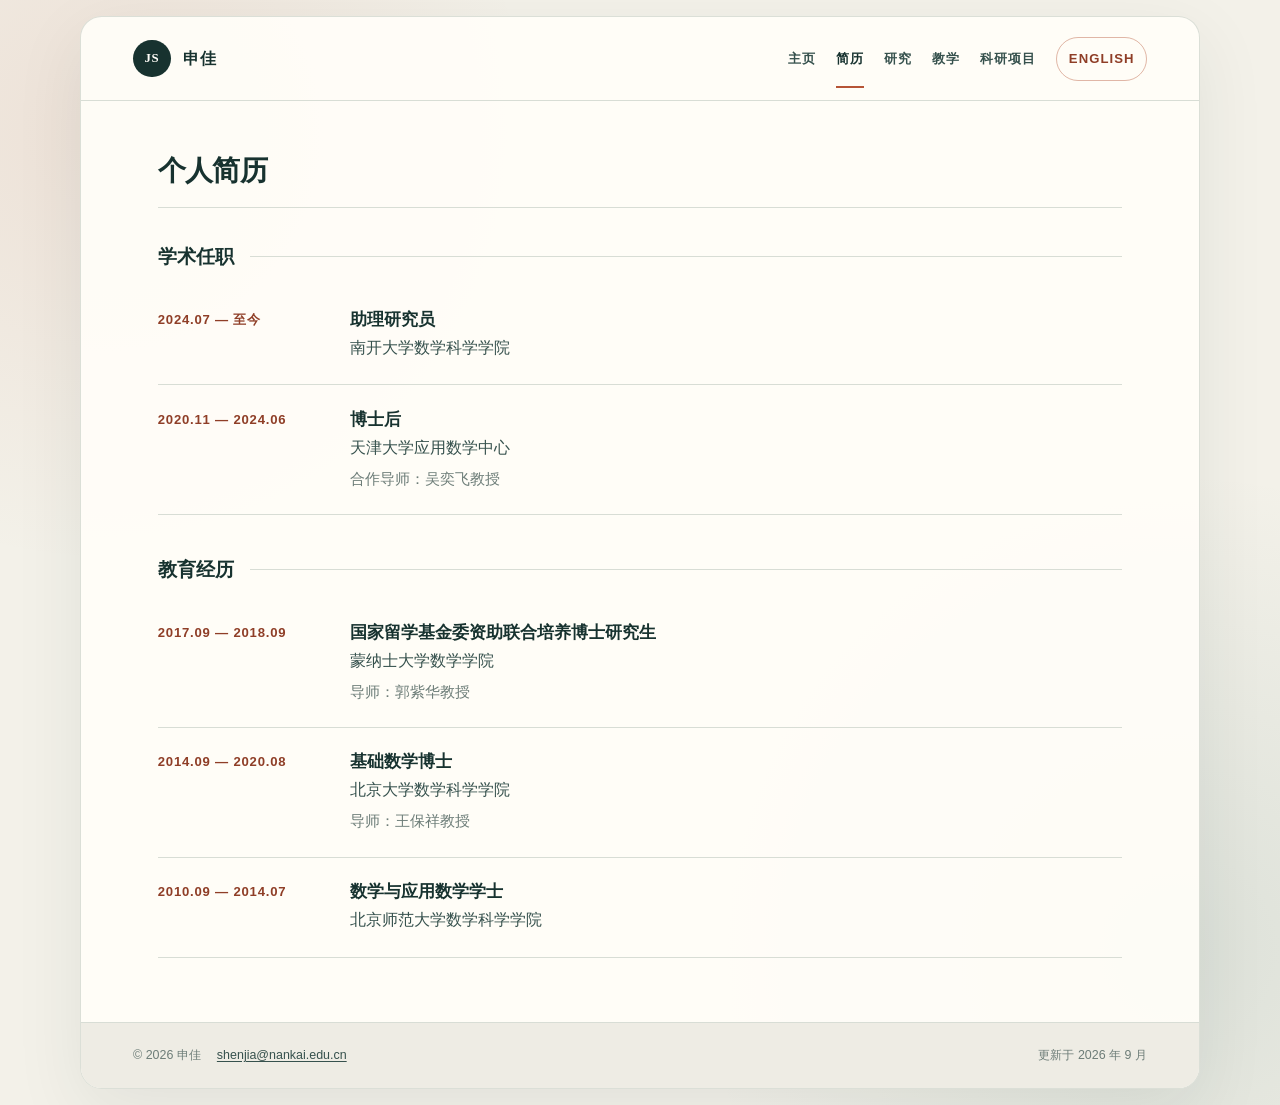
<file: zh/cv.html>
<!doctype html>
<html lang="zh-CN">
<head>
    <meta charset="utf-8">
    <meta name="viewport" content="width=device-width, initial-scale=1">
    <title>个人简历｜申佳</title>
    <meta name="description" content="申佳的学术任职与教育经历。">
    <meta name="author" content="申佳">
    <meta name="robots" content="index, follow">
    <link rel="canonical" href="https://shenjiamath.github.io/zh/cv.html">
    <link rel="alternate" hreflang="en" href="https://shenjiamath.github.io/cv.html">
    <link rel="alternate" hreflang="zh-CN" href="https://shenjiamath.github.io/zh/cv.html">
    <link rel="alternate" hreflang="x-default" href="https://shenjiamath.github.io/cv.html">
    <link rel="stylesheet" href="../assets/styles.css">
    <meta property="og:type" content="profile">
    <meta property="og:title" content="个人简历｜申佳">
    <meta property="og:description" content="申佳的学术任职与教育经历。">
    <meta property="og:url" content="https://shenjiamath.github.io/zh/cv.html">
    <meta property="og:image" content="https://shenjiamath.github.io/assets/og.png">
    <meta property="og:image:width" content="1200">
    <meta property="og:image:height" content="630">
    <meta property="og:image:alt" content="申佳（Jia Shen）——南开大学数学个人主页">
    <meta property="og:locale" content="zh_CN">
    <meta property="og:locale:alternate" content="en_US">
    <meta name="twitter:card" content="summary_large_image">
    <meta name="twitter:image" content="https://shenjiamath.github.io/assets/og.png">
</head>
<body>
<a class="skip-link" href="#main-content">跳到主要内容</a>
<div class="site-shell">
    <header class="site-header">
        <a class="monogram" href="./index.html" aria-label="申佳，主页">
            <span class="monogram-mark" aria-hidden="true">JS</span>
            <span>申佳</span>
        </a>
        <nav class="site-nav" aria-label="主导航">
            <a href="./index.html">主页</a>
            <a href="./cv.html" aria-current="page">简历</a>
            <a href="./publications.html">研究</a>
            <a href="./teaching.html">教学</a>
            <a href="./funding.html">科研项目</a>
            <a class="language-link" href="../cv.html" lang="en" hreflang="en">English</a>
        </nav>
    </header>

    <main id="main-content" class="page-main">
        <header class="page-header">
            <div>
                <h1>个人简历</h1>
            </div>
        </header>

        <div class="timeline">
            <section class="content-section" aria-labelledby="positions-title">
                <h2 id="positions-title">学术任职</h2>
                <article class="timeline-item">
                    <div class="timeline-date">2024.07 — 至今</div>
                    <div>
                        <h3>助理研究员</h3>
                        <p class="timeline-place">南开大学数学科学学院</p>
                    </div>
                </article>
                <article class="timeline-item">
                    <div class="timeline-date">2020.11 — 2024.06</div>
                    <div>
                        <h3>博士后</h3>
                        <p class="timeline-place">天津大学应用数学中心</p>
                        <p class="timeline-note">合作导师：吴奕飞教授</p>
                    </div>
                </article>
            </section>

            <section class="content-section" aria-labelledby="education-title">
                <h2 id="education-title">教育经历</h2>
                <article class="timeline-item">
                    <div class="timeline-date">2017.09 — 2018.09</div>
                    <div>
                        <h3>国家留学基金委资助联合培养博士研究生</h3>
                        <p class="timeline-place">蒙纳士大学数学学院</p>
                        <p class="timeline-note">导师：郭紫华教授</p>
                    </div>
                </article>
                <article class="timeline-item">
                    <div class="timeline-date">2014.09 — 2020.08</div>
                    <div>
                        <h3>基础数学博士</h3>
                        <p class="timeline-place">北京大学数学科学学院</p>
                        <p class="timeline-note">导师：王保祥教授</p>
                    </div>
                </article>
                <article class="timeline-item">
                    <div class="timeline-date">2010.09 — 2014.07</div>
                    <div>
                        <h3>数学与应用数学学士</h3>
                        <p class="timeline-place">北京师范大学数学科学学院</p>
                    </div>
                </article>
            </section>
        </div>
    </main>

    <footer class="site-footer">
        <span>© 2026 申佳</span>
        <a href="mailto:shenjia@nankai.edu.cn">shenjia@nankai.edu.cn</a>
        <span>更新于 2026 年 9 月</span>
    </footer>
</div>
</body>
</html>
</file>
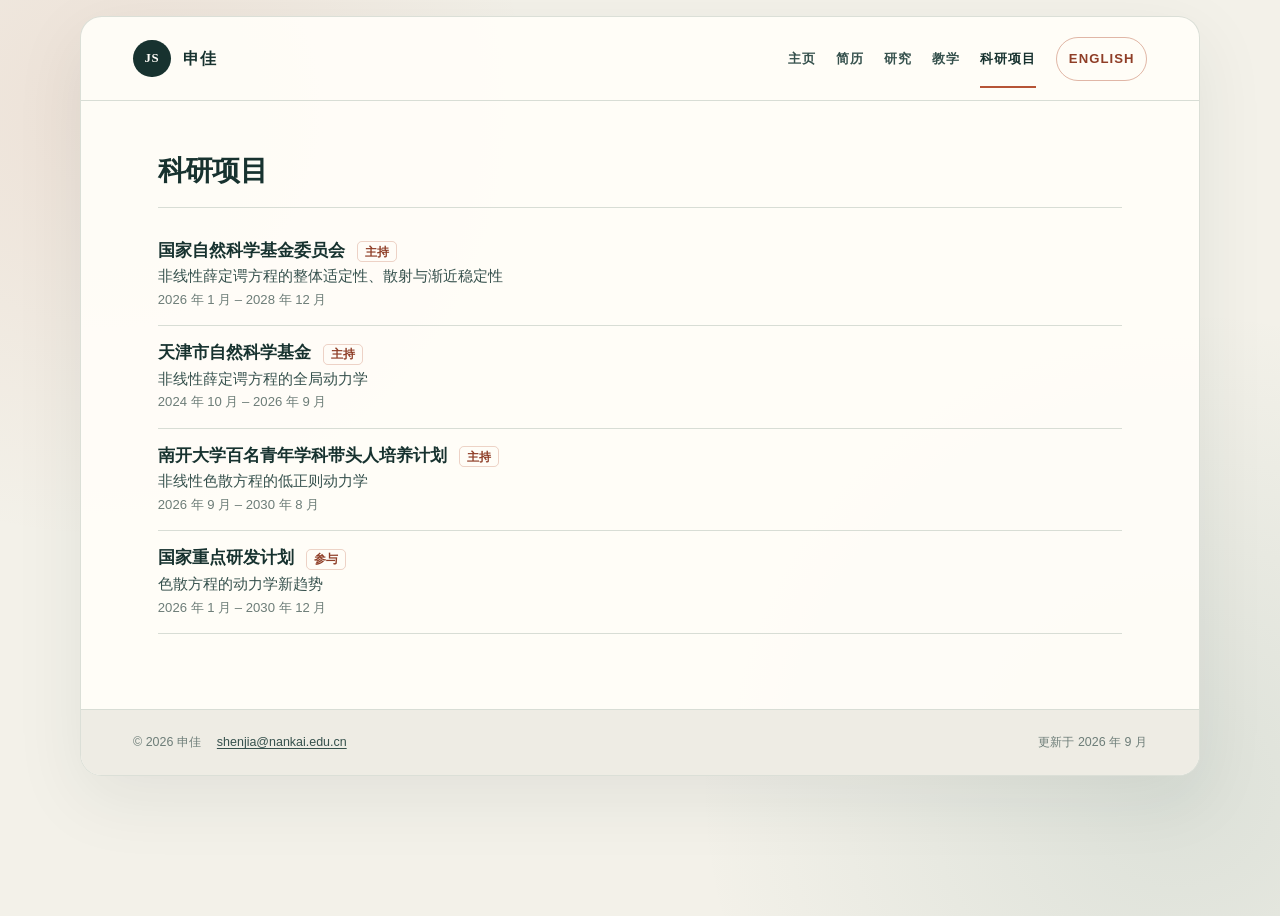
<file: zh/funding.html>
<!doctype html>
<html lang="zh-CN">
<head>
    <meta charset="utf-8">
    <meta name="viewport" content="width=device-width, initial-scale=1">
    <title>科研项目｜申佳</title>
    <meta name="description" content="申佳主持或参与的科研项目与研究资助。">
    <meta name="author" content="申佳">
    <meta name="robots" content="index, follow">
    <link rel="canonical" href="https://shenjiamath.github.io/zh/funding.html">
    <link rel="alternate" hreflang="en" href="https://shenjiamath.github.io/funding.html">
    <link rel="alternate" hreflang="zh-CN" href="https://shenjiamath.github.io/zh/funding.html">
    <link rel="alternate" hreflang="x-default" href="https://shenjiamath.github.io/funding.html">
    <link rel="stylesheet" href="../assets/styles.css">
    <meta property="og:type" content="website">
    <meta property="og:title" content="科研项目｜申佳">
    <meta property="og:description" content="申佳主持或参与的科研项目与研究资助。">
    <meta property="og:url" content="https://shenjiamath.github.io/zh/funding.html">
    <meta property="og:image" content="https://shenjiamath.github.io/assets/og.png">
    <meta property="og:image:width" content="1200">
    <meta property="og:image:height" content="630">
    <meta property="og:image:alt" content="申佳（Jia Shen）——南开大学数学个人主页">
    <meta property="og:locale" content="zh_CN">
    <meta property="og:locale:alternate" content="en_US">
    <meta name="twitter:card" content="summary_large_image">
    <meta name="twitter:image" content="https://shenjiamath.github.io/assets/og.png">
    <script type="application/ld+json">
    {
        "@context": "https://schema.org",
        "@type": "CollectionPage",
        "name": "科研项目｜申佳",
        "url": "https://shenjiamath.github.io/zh/funding.html",
        "inLanguage": "zh-CN",
        "dateModified": "2026-09-28",
        "author": {
            "@type": "Person",
            "name": "申佳"
        }
    }
    </script>
</head>
<body>
<a class="skip-link" href="#main-content">跳到主要内容</a>
<div class="site-shell">
    <header class="site-header">
        <a class="monogram" href="./index.html" aria-label="申佳，主页">
            <span class="monogram-mark" aria-hidden="true">JS</span>
            <span>申佳</span>
        </a>
        <nav class="site-nav" aria-label="主导航">
            <a href="./index.html">主页</a>
            <a href="./cv.html">简历</a>
            <a href="./publications.html">研究</a>
            <a href="./teaching.html">教学</a>
            <a href="./funding.html" aria-current="page">科研项目</a>
            <a class="language-link" href="../funding.html" lang="en" hreflang="en">English</a>
        </nav>
    </header>

    <main id="main-content" class="page-main">
        <header class="page-header">
            <div>
                <h1>科研项目</h1>
            </div>
        </header>

        <ul class="funding-list" aria-label="科研项目与研究资助">
            <li class="funding-item">
                <div class="funding-heading">
                    <h2 class="funding-source">国家自然科学基金委员会</h2>
                    <p class="funding-role">主持</p>
                </div>
                <p class="funding-title">非线性薛定谔方程的整体适定性、散射与渐近稳定性</p>
                <p class="funding-period"><time datetime="2026-01">2026 年 1 月</time> – <time datetime="2028-12">2028 年 12 月</time></p>
            </li>
            <li class="funding-item">
                <div class="funding-heading">
                    <h2 class="funding-source">天津市自然科学基金</h2>
                    <p class="funding-role">主持</p>
                </div>
                <p class="funding-title">非线性薛定谔方程的全局动力学</p>
                <p class="funding-period"><time datetime="2024-10">2024 年 10 月</time> – <time datetime="2026-09">2026 年 9 月</time></p>
            </li>
            <li class="funding-item">
                <div class="funding-heading">
                    <h2 class="funding-source">南开大学百名青年学科带头人培养计划</h2>
                    <p class="funding-role">主持</p>
                </div>
                <p class="funding-title">非线性色散方程的低正则动力学</p>
                <p class="funding-period"><time datetime="2026-09">2026 年 9 月</time> – <time datetime="2030-08">2030 年 8 月</time></p>
            </li>
            <li class="funding-item">
                <div class="funding-heading">
                    <h2 class="funding-source">国家重点研发计划</h2>
                    <p class="funding-role">参与</p>
                </div>
                <p class="funding-title">色散方程的动力学新趋势</p>
                <p class="funding-period"><time datetime="2026-01">2026 年 1 月</time> – <time datetime="2030-12">2030 年 12 月</time></p>
            </li>
        </ul>
    </main>

    <footer class="site-footer">
        <span>© 2026 申佳</span>
        <a href="mailto:shenjia@nankai.edu.cn">shenjia@nankai.edu.cn</a>
        <span>更新于 2026 年 9 月</span>
    </footer>
</div>
</body>
</html>
</file>
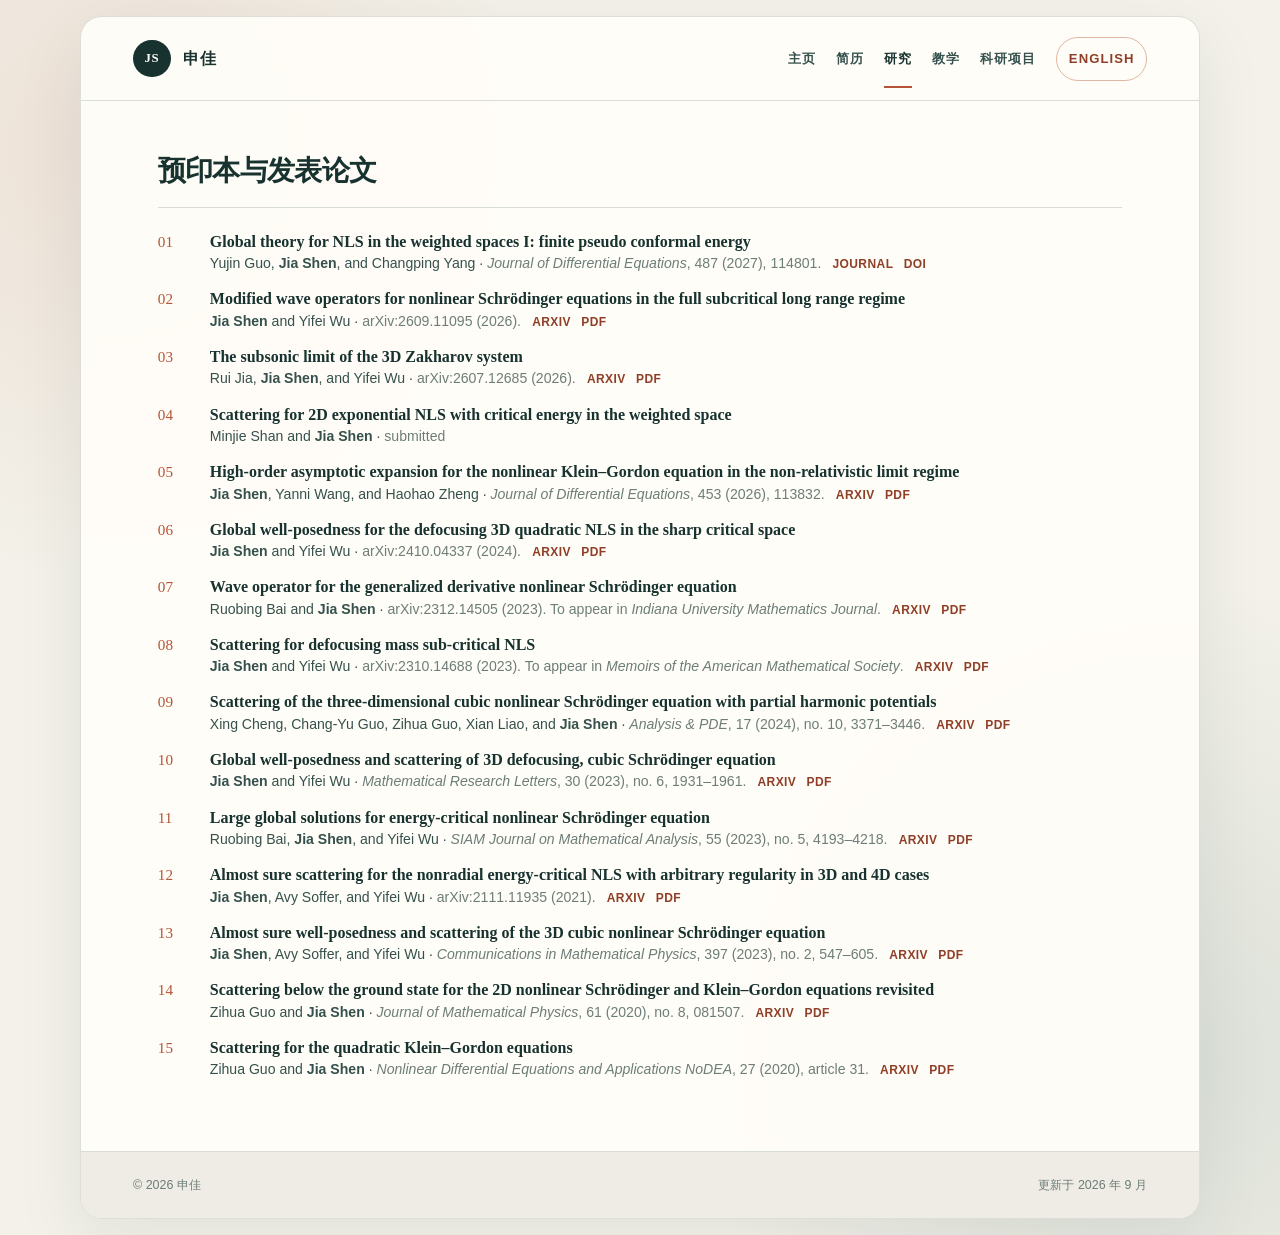
<file: zh/publications.html>
<!doctype html>
<html lang="zh-CN">
<head>
    <meta charset="utf-8">
    <meta name="viewport" content="width=device-width, initial-scale=1">
    <title>研究｜申佳</title>
    <meta name="description" content="申佳在非线性色散型偏微分方程、调和分析和散射理论方向的论文与预印本。">
    <meta name="author" content="申佳">
    <meta name="robots" content="index, follow">
    <link rel="canonical" href="https://shenjiamath.github.io/zh/publications.html">
    <link rel="alternate" hreflang="en" href="https://shenjiamath.github.io/publications.html">
    <link rel="alternate" hreflang="zh-CN" href="https://shenjiamath.github.io/zh/publications.html">
    <link rel="alternate" hreflang="x-default" href="https://shenjiamath.github.io/publications.html">
    <link rel="stylesheet" href="../assets/styles.css">
    <meta property="og:type" content="website">
    <meta property="og:title" content="研究｜申佳">
    <meta property="og:description" content="申佳的论文与预印本。">
    <meta property="og:url" content="https://shenjiamath.github.io/zh/publications.html">
    <meta property="og:image" content="https://shenjiamath.github.io/assets/og.png">
    <meta property="og:image:width" content="1200">
    <meta property="og:image:height" content="630">
    <meta property="og:image:alt" content="申佳（Jia Shen）——南开大学数学个人主页">
    <meta property="og:locale" content="zh_CN">
    <meta property="og:locale:alternate" content="en_US">
    <meta name="twitter:card" content="summary_large_image">
    <meta name="twitter:image" content="https://shenjiamath.github.io/assets/og.png">
</head>
<body>
<a class="skip-link" href="#main-content">跳到主要内容</a>
<div class="site-shell">
    <header class="site-header">
        <a class="monogram" href="./index.html" aria-label="申佳，主页">
            <span class="monogram-mark" aria-hidden="true">JS</span>
            <span>申佳</span>
        </a>
        <nav class="site-nav" aria-label="主导航">
            <a href="./index.html">主页</a>
            <a href="./cv.html">简历</a>
            <a href="./publications.html" aria-current="page">研究</a>
            <a href="./teaching.html">教学</a>
            <a href="./funding.html">科研项目</a>
            <a class="language-link" href="../publications.html" lang="en" hreflang="en">English</a>
        </nav>
    </header>

    <main id="main-content" class="page-main">
        <header class="page-header">
            <div>
                <h1>预印本与发表论文</h1>
            </div>
        </header>

        <ol class="publication-list">
            <li class="publication-item">
                <article>
                    <h2 class="publication-title">Global theory for NLS in the weighted spaces I: finite pseudo conformal energy</h2>
                    <p class="publication-meta"><span class="publication-authors">Yujin Guo, <strong>Jia Shen</strong>, and Changping Yang</span> · <span class="publication-venue"><i>Journal of Differential Equations</i>, 487 (2027), 114801.</span> <span class="publication-links"><a class="text-link" href="https://www.sciencedirect.com/science/article/pii/S0022039626007084" rel="noopener noreferrer">Journal</a> <a class="text-link" href="https://doi.org/10.1016/j.jde.2026.114801" rel="noopener noreferrer">DOI</a></span></p>
                </article>
            </li>
            <li class="publication-item">
                <article>
                    <h2 class="publication-title">Modified wave operators for nonlinear Schrödinger equations in the full subcritical long range regime</h2>
                    <p class="publication-meta"><span class="publication-authors"><strong>Jia Shen</strong> and Yifei Wu</span> · <span class="publication-venue">arXiv:2609.11095 (2026).</span> <span class="publication-links"><a class="text-link" href="https://arxiv.org/abs/2609.11095" rel="noopener noreferrer">arXiv</a> <a class="text-link" href="https://arxiv.org/pdf/2609.11095" rel="noopener noreferrer">PDF</a></span></p>
                </article>
            </li>
            <li class="publication-item">
                <article>
                    <h2 class="publication-title">The subsonic limit of the 3D Zakharov system</h2>
                    <p class="publication-meta"><span class="publication-authors">Rui Jia, <strong>Jia Shen</strong>, and Yifei Wu</span> · <span class="publication-venue">arXiv:2607.12685 (2026).</span> <span class="publication-links"><a class="text-link" href="https://arxiv.org/abs/2607.12685" rel="noopener noreferrer">arXiv</a> <a class="text-link" href="https://arxiv.org/pdf/2607.12685" rel="noopener noreferrer">PDF</a></span></p>
                </article>
            </li>
            <li class="publication-item">
                <article>
                    <h2 class="publication-title">Scattering for 2D exponential NLS with critical energy in the weighted space</h2>
                    <p class="publication-meta"><span class="publication-authors">Minjie Shan and <strong>Jia Shen</strong></span> · <span class="publication-venue">submitted</span></p>
                </article>
            </li>
            <li class="publication-item">
                <article>
                    <h2 class="publication-title">High-order asymptotic expansion for the nonlinear Klein–Gordon equation in the non-relativistic limit regime</h2>
                    <p class="publication-meta"><span class="publication-authors"><strong>Jia Shen</strong>, Yanni Wang, and Haohao Zheng</span> · <span class="publication-venue"><i>Journal of Differential Equations</i>, 453 (2026), 113832.</span> <span class="publication-links"><a class="text-link" href="https://arxiv.org/abs/2411.13132" rel="noopener noreferrer">arXiv</a> <a class="text-link" href="https://arxiv.org/pdf/2411.13132" rel="noopener noreferrer">PDF</a></span></p>
                </article>
            </li>
            <li class="publication-item">
                <article>
                    <h2 class="publication-title">Global well-posedness for the defocusing 3D quadratic NLS in the sharp critical space</h2>
                    <p class="publication-meta"><span class="publication-authors"><strong>Jia Shen</strong> and Yifei Wu</span> · <span class="publication-venue">arXiv:2410.04337 (2024).</span> <span class="publication-links"><a class="text-link" href="https://arxiv.org/abs/2410.04337" rel="noopener noreferrer">arXiv</a> <a class="text-link" href="https://arxiv.org/pdf/2410.04337" rel="noopener noreferrer">PDF</a></span></p>
                </article>
            </li>
            <li class="publication-item">
                <article>
                    <h2 class="publication-title">Wave operator for the generalized derivative nonlinear Schrödinger equation</h2>
                    <p class="publication-meta"><span class="publication-authors">Ruobing Bai and <strong>Jia Shen</strong></span> · <span class="publication-venue">arXiv:2312.14505 (2023). To appear in <i>Indiana University Mathematics Journal</i>.</span> <span class="publication-links"><a class="text-link" href="https://arxiv.org/abs/2312.14505" rel="noopener noreferrer">arXiv</a> <a class="text-link" href="https://arxiv.org/pdf/2312.14505" rel="noopener noreferrer">PDF</a></span></p>
                </article>
            </li>
            <li class="publication-item">
                <article>
                    <h2 class="publication-title">Scattering for defocusing mass sub-critical NLS</h2>
                    <p class="publication-meta"><span class="publication-authors"><strong>Jia Shen</strong> and Yifei Wu</span> · <span class="publication-venue">arXiv:2310.14688 (2023). To appear in <i>Memoirs of the American Mathematical Society</i>.</span> <span class="publication-links"><a class="text-link" href="https://arxiv.org/abs/2310.14688" rel="noopener noreferrer">arXiv</a> <a class="text-link" href="https://arxiv.org/pdf/2310.14688" rel="noopener noreferrer">PDF</a></span></p>
                </article>
            </li>
            <li class="publication-item">
                <article>
                    <h2 class="publication-title">Scattering of the three-dimensional cubic nonlinear Schrödinger equation with partial harmonic potentials</h2>
                    <p class="publication-meta"><span class="publication-authors">Xing Cheng, Chang-Yu Guo, Zihua Guo, Xian Liao, and <strong>Jia Shen</strong></span> · <span class="publication-venue"><i>Analysis &amp; PDE</i>, 17 (2024), no. 10, 3371–3446.</span> <span class="publication-links"><a class="text-link" href="https://arxiv.org/abs/2105.02515" rel="noopener noreferrer">arXiv</a> <a class="text-link" href="https://arxiv.org/pdf/2105.02515" rel="noopener noreferrer">PDF</a></span></p>
                </article>
            </li>
            <li class="publication-item">
                <article>
                    <h2 class="publication-title">Global well-posedness and scattering of 3D defocusing, cubic Schrödinger equation</h2>
                    <p class="publication-meta"><span class="publication-authors"><strong>Jia Shen</strong> and Yifei Wu</span> · <span class="publication-venue"><i>Mathematical Research Letters</i>, 30 (2023), no. 6, 1931–1961.</span> <span class="publication-links"><a class="text-link" href="https://arxiv.org/abs/2008.10019" rel="noopener noreferrer">arXiv</a> <a class="text-link" href="https://arxiv.org/pdf/2008.10019" rel="noopener noreferrer">PDF</a></span></p>
                </article>
            </li>
            <li class="publication-item">
                <article>
                    <h2 class="publication-title">Large global solutions for energy-critical nonlinear Schrödinger equation</h2>
                    <p class="publication-meta"><span class="publication-authors">Ruobing Bai, <strong>Jia Shen</strong>, and Yifei Wu</span> · <span class="publication-venue"><i>SIAM Journal on Mathematical Analysis</i>, 55 (2023), no. 5, 4193–4218.</span> <span class="publication-links"><a class="text-link" href="https://arxiv.org/abs/2112.15092" rel="noopener noreferrer">arXiv</a> <a class="text-link" href="https://arxiv.org/pdf/2112.15092" rel="noopener noreferrer">PDF</a></span></p>
                </article>
            </li>
            <li class="publication-item">
                <article>
                    <h2 class="publication-title">Almost sure scattering for the nonradial energy-critical NLS with arbitrary regularity in 3D and 4D cases</h2>
                    <p class="publication-meta"><span class="publication-authors"><strong>Jia Shen</strong>, Avy Soffer, and Yifei Wu</span> · <span class="publication-venue">arXiv:2111.11935 (2021).</span> <span class="publication-links"><a class="text-link" href="https://arxiv.org/abs/2111.11935" rel="noopener noreferrer">arXiv</a> <a class="text-link" href="https://arxiv.org/pdf/2111.11935" rel="noopener noreferrer">PDF</a></span></p>
                </article>
            </li>
            <li class="publication-item">
                <article>
                    <h2 class="publication-title">Almost sure well-posedness and scattering of the 3D cubic nonlinear Schrödinger equation</h2>
                    <p class="publication-meta"><span class="publication-authors"><strong>Jia Shen</strong>, Avy Soffer, and Yifei Wu</span> · <span class="publication-venue"><i>Communications in Mathematical Physics</i>, 397 (2023), no. 2, 547–605.</span> <span class="publication-links"><a class="text-link" href="https://arxiv.org/abs/2110.11648" rel="noopener noreferrer">arXiv</a> <a class="text-link" href="https://arxiv.org/pdf/2110.11648" rel="noopener noreferrer">PDF</a></span></p>
                </article>
            </li>
            <li class="publication-item">
                <article>
                    <h2 class="publication-title">Scattering below the ground state for the 2D nonlinear Schrödinger and Klein–Gordon equations revisited</h2>
                    <p class="publication-meta"><span class="publication-authors">Zihua Guo and <strong>Jia Shen</strong></span> · <span class="publication-venue"><i>Journal of Mathematical Physics</i>, 61 (2020), no. 8, 081507.</span> <span class="publication-links"><a class="text-link" href="https://arxiv.org/abs/1906.01804" rel="noopener noreferrer">arXiv</a> <a class="text-link" href="https://arxiv.org/pdf/1906.01804" rel="noopener noreferrer">PDF</a></span></p>
                </article>
            </li>
            <li class="publication-item">
                <article>
                    <h2 class="publication-title">Scattering for the quadratic Klein–Gordon equations</h2>
                    <p class="publication-meta"><span class="publication-authors">Zihua Guo and <strong>Jia Shen</strong></span> · <span class="publication-venue"><i>Nonlinear Differential Equations and Applications NoDEA</i>, 27 (2020), article 31.</span> <span class="publication-links"><a class="text-link" href="https://arxiv.org/abs/1906.01809" rel="noopener noreferrer">arXiv</a> <a class="text-link" href="https://arxiv.org/pdf/1906.01809" rel="noopener noreferrer">PDF</a></span></p>
                </article>
            </li>
        </ol>
    </main>

    <footer class="site-footer">
        <span>© 2026 申佳</span>
        <span>更新于 2026 年 9 月</span>
    </footer>
</div>
</body>
</html>
</file>
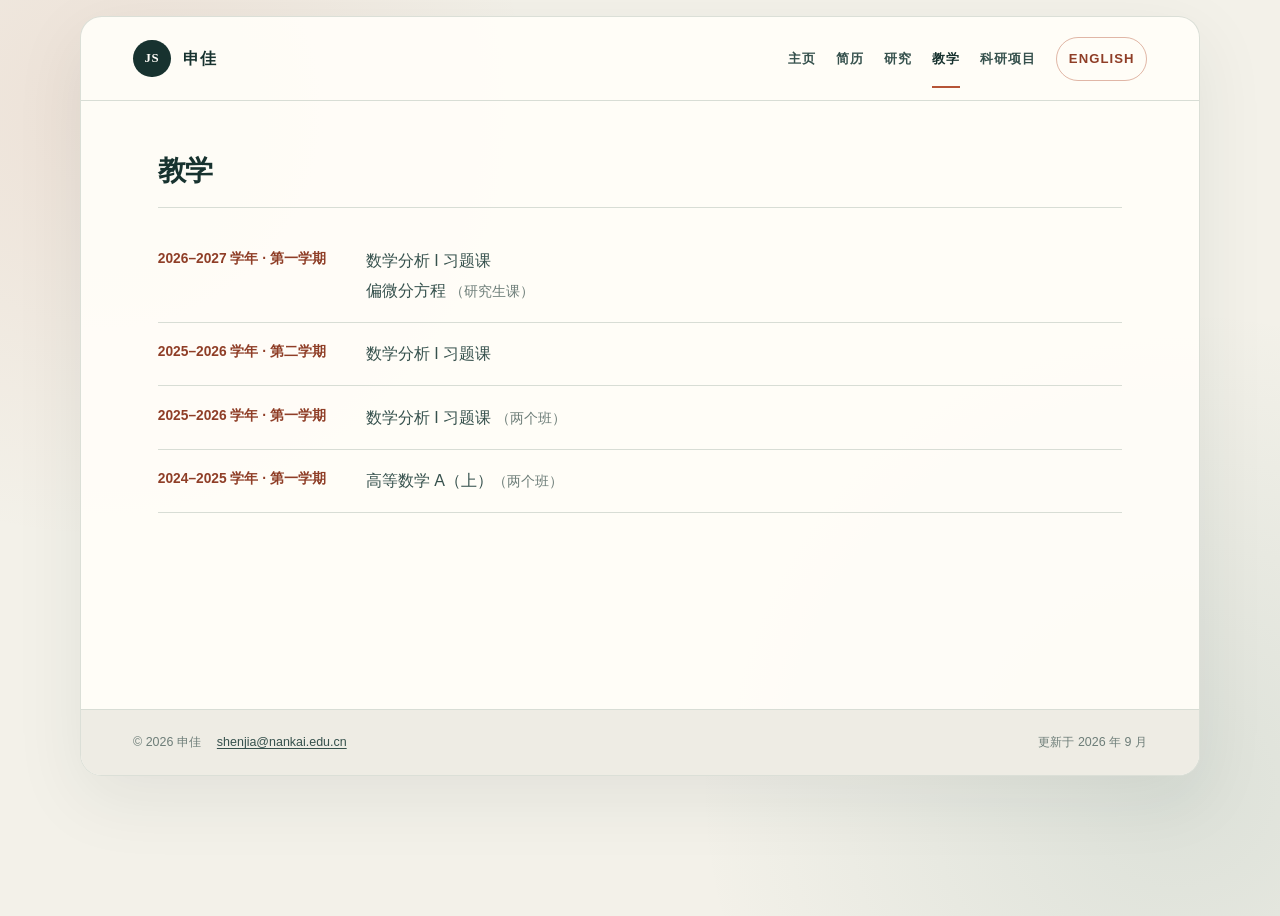
<file: zh/teaching.html>
<!doctype html>
<html lang="zh-CN">
<head>
    <meta charset="utf-8">
    <meta name="viewport" content="width=device-width, initial-scale=1">
    <title>教学｜申佳</title>
    <meta name="description" content="申佳在南开大学讲授的课程，包括高等数学、数学分析习题课和偏微分方程。">
    <meta name="author" content="申佳">
    <meta name="robots" content="index, follow">
    <link rel="canonical" href="https://shenjiamath.github.io/zh/teaching.html">
    <link rel="alternate" hreflang="en" href="https://shenjiamath.github.io/teaching.html">
    <link rel="alternate" hreflang="zh-CN" href="https://shenjiamath.github.io/zh/teaching.html">
    <link rel="alternate" hreflang="x-default" href="https://shenjiamath.github.io/teaching.html">
    <link rel="stylesheet" href="../assets/styles.css">
    <meta property="og:type" content="website">
    <meta property="og:title" content="教学｜申佳">
    <meta property="og:description" content="申佳在南开大学讲授的课程。">
    <meta property="og:url" content="https://shenjiamath.github.io/zh/teaching.html">
    <meta property="og:image" content="https://shenjiamath.github.io/assets/og.png">
    <meta property="og:image:width" content="1200">
    <meta property="og:image:height" content="630">
    <meta property="og:image:alt" content="申佳（Jia Shen）——南开大学数学个人主页">
    <meta property="og:locale" content="zh_CN">
    <meta property="og:locale:alternate" content="en_US">
    <meta name="twitter:card" content="summary_large_image">
    <meta name="twitter:image" content="https://shenjiamath.github.io/assets/og.png">
</head>
<body>
<a class="skip-link" href="#main-content">跳到主要内容</a>
<div class="site-shell">
    <header class="site-header">
        <a class="monogram" href="./index.html" aria-label="申佳，主页">
            <span class="monogram-mark" aria-hidden="true">JS</span>
            <span>申佳</span>
        </a>
        <nav class="site-nav" aria-label="主导航">
            <a href="./index.html">主页</a>
            <a href="./cv.html">简历</a>
            <a href="./publications.html">研究</a>
            <a href="./teaching.html" aria-current="page">教学</a>
            <a href="./funding.html">科研项目</a>
            <a class="language-link" href="../teaching.html" lang="en" hreflang="en">English</a>
        </nav>
    </header>

    <main id="main-content" class="page-main">
        <header class="page-header">
            <div>
                <h1>教学</h1>
            </div>
        </header>

        <ol class="teaching-list" aria-label="按学期排列的课程">
            <li class="teaching-item">
                <h2 class="teaching-term">2026–2027 学年 · 第一学期</h2>
                <div class="teaching-courses">
                    <p>数学分析 I 习题课</p>
                    <p>偏微分方程 <span class="course-note">（研究生课）</span></p>
                </div>
            </li>
            <li class="teaching-item">
                <h2 class="teaching-term">2025–2026 学年 · 第二学期</h2>
                <div class="teaching-courses">
                    <p>数学分析 I 习题课</p>
                </div>
            </li>
            <li class="teaching-item">
                <h2 class="teaching-term">2025–2026 学年 · 第一学期</h2>
                <div class="teaching-courses">
                    <p>数学分析 I 习题课 <span class="course-note">（两个班）</span></p>
                </div>
            </li>
            <li class="teaching-item">
                <h2 class="teaching-term">2024–2025 学年 · 第一学期</h2>
                <div class="teaching-courses">
                    <p>高等数学 A（上）<span class="course-note">（两个班）</span></p>
                </div>
            </li>
        </ol>
    </main>

    <footer class="site-footer">
        <span>© 2026 申佳</span>
        <a href="mailto:shenjia@nankai.edu.cn">shenjia@nankai.edu.cn</a>
        <span>更新于 2026 年 9 月</span>
    </footer>
</div>
</body>
</html>
</file>
<file: assets/styles.css>
:root {
    --paper: #f3f1e9;
    --surface: #fffdf8;
    --ink: #17322f;
    --ink-soft: #36514d;
    --muted: #6d7d78;
    --accent: #b65436;
    --accent-dark: #8f3e27;
    --line: #d8ddd5;
    --serif: "Iowan Old Style", "Palatino Linotype", "Book Antiqua", Palatino, Georgia, serif;
    --sans: -apple-system, BlinkMacSystemFont, "Segoe UI", "Helvetica Neue", Arial, sans-serif;
    --shadow: 0 22px 70px rgba(23, 50, 47, 0.08);
}

*,
*::before,
*::after {
    box-sizing: border-box;
}

html {
    scroll-behavior: smooth;
}

body {
    min-height: 100vh;
    margin: 0;
    color: var(--ink);
    background:
        radial-gradient(circle at 8% 12%, rgba(182, 84, 54, 0.10), transparent 27rem),
        radial-gradient(circle at 92% 86%, rgba(55, 105, 96, 0.12), transparent 30rem),
        var(--paper);
    font-family: var(--sans);
    font-size: 16px;
    line-height: 1.65;
    -webkit-font-smoothing: antialiased;
}

a {
    color: inherit;
}

.skip-link {
    position: fixed;
    top: 0.75rem;
    left: 0.75rem;
    z-index: 20;
    padding: 0.6rem 0.9rem;
    color: var(--surface);
    background: var(--ink);
    border-radius: 0.35rem;
    transform: translateY(-180%);
    transition: transform 160ms ease;
}

.skip-link:focus {
    transform: translateY(0);
}

.site-shell {
    width: min(1120px, calc(100% - 2rem));
    margin: 1rem auto;
    overflow: hidden;
    background: rgba(255, 253, 248, 0.94);
    border: 1px solid rgba(216, 221, 213, 0.92);
    border-radius: 1.35rem;
    box-shadow: var(--shadow);
}

.site-header {
    display: flex;
    align-items: center;
    justify-content: space-between;
    min-height: 5.25rem;
    padding: 0 3.25rem;
    border-bottom: 1px solid var(--line);
}

.monogram {
    display: inline-flex;
    align-items: center;
    gap: 0.8rem;
    color: var(--ink);
    font-family: var(--serif);
    font-size: 1.03rem;
    font-weight: 700;
    letter-spacing: 0.02em;
    text-decoration: none;
}

.monogram-mark {
    display: grid;
    width: 2.35rem;
    height: 2.35rem;
    place-items: center;
    color: var(--surface);
    background: var(--ink);
    border-radius: 50%;
    font-family: var(--serif);
    font-size: 0.8rem;
    letter-spacing: 0.04em;
}

.site-nav {
    display: flex;
    flex-wrap: wrap;
    align-items: center;
    gap: 0.4rem 1.25rem;
}

.site-nav a {
    position: relative;
    display: inline-flex;
    min-height: 2.75rem;
    align-items: center;
    color: var(--ink-soft);
    font-size: 0.82rem;
    font-weight: 700;
    letter-spacing: 0.08em;
    text-decoration: none;
    text-transform: uppercase;
}

.site-nav a:not(.language-link)::after {
    position: absolute;
    right: 0;
    bottom: -0.45rem;
    left: 0;
    height: 2px;
    background: var(--accent);
    content: "";
    opacity: 0;
    transform: scaleX(0.5);
    transition: opacity 160ms ease, transform 160ms ease;
}

.site-nav a:hover::after,
.site-nav a[aria-current="page"]::after {
    opacity: 1;
    transform: scaleX(1);
}

.site-nav a[aria-current="page"] {
    color: var(--ink);
}

.language-link {
    padding: 0.45rem 0.72rem;
    color: var(--accent-dark) !important;
    border: 1px solid rgba(182, 84, 54, 0.42);
    border-radius: 999px;
    transition: color 160ms ease, background 160ms ease;
}

.language-link:hover {
    color: var(--surface) !important;
    background: var(--accent);
}

.home-main {
    min-height: calc(100vh - 9rem);
}

.hero {
    display: grid;
    grid-template-columns: minmax(12rem, 0.72fr) minmax(0, 1.65fr);
    min-height: 33rem;
}

.hero-aside {
    display: flex;
    flex-direction: column;
    justify-content: space-between;
    padding: 4.6rem 3rem 3.2rem 3.25rem;
    background: var(--ink);
}

.eyebrow {
    margin: 0;
    color: var(--accent);
    font-size: 0.76rem;
    font-weight: 800;
    letter-spacing: 0.18em;
    text-transform: uppercase;
}

.hero-aside .eyebrow {
    color: #e7a68f;
}

.research-list {
    margin: 2rem 0 0;
    padding: 0;
    color: #f1eee4;
    font-family: var(--serif);
    font-size: clamp(1rem, 1.5vw, 1.15rem);
    line-height: 1.45;
    list-style: none;
}

.research-list li + li {
    margin-top: 0.45rem;
}

.hero-content {
    display: flex;
    flex-direction: column;
    justify-content: center;
    padding: 4.6rem clamp(2.5rem, 7vw, 6.5rem);
}

.hero h1,
.page-header h1 {
    margin: 0;
    font-family: var(--serif);
    font-weight: 600;
    letter-spacing: -0.045em;
    line-height: 0.98;
}

.hero h1 {
    font-size: clamp(2.6rem, 4.2vw, 3.7rem);
}

.hero-role {
    max-width: 37rem;
    margin: 1.15rem 0 0;
    color: var(--ink-soft);
    font-family: var(--serif);
    font-size: clamp(1rem, 1.5vw, 1.15rem);
    line-height: 1.5;
}

.hero-summary {
    max-width: 39rem;
    margin: 1.35rem 0 0;
    color: var(--muted);
}

.contact-line {
    display: flex;
    flex-wrap: wrap;
    gap: 0.7rem 1.5rem;
    margin-top: 2.2rem;
    color: var(--ink-soft);
    font-size: 0.9rem;
}

.contact-line a {
    text-underline-offset: 0.23em;
    text-decoration-color: rgba(182, 84, 54, 0.55);
}

.contact-line a:hover {
    color: var(--accent-dark);
}

.page-main {
    min-height: 38rem;
    padding: 3.3rem clamp(1.5rem, 6vw, 5.5rem) 4rem;
}

.page-header {
    display: grid;
    grid-template-columns: 1fr;
    align-items: end;
    padding-bottom: 1.2rem;
    border-bottom: 1px solid var(--line);
}

.page-header h1 {
    margin-top: 0;
    font-size: clamp(1.5rem, 2.4vw, 1.75rem);
    letter-spacing: -0.025em;
    line-height: 1.2;
}

.timeline {
    margin-top: 2.25rem;
}

.content-section + .content-section {
    margin-top: 2.6rem;
}

.content-section h2 {
    display: flex;
    align-items: center;
    gap: 1rem;
    margin: 0 0 1rem;
    font-family: var(--serif);
    font-size: 1.2rem;
    font-weight: 600;
    line-height: 1.35;
}

.content-section h2::after {
    height: 1px;
    flex: 1;
    background: var(--line);
    content: "";
}

.timeline-item {
    display: grid;
    grid-template-columns: 10rem minmax(0, 1fr);
    gap: 2rem;
    padding: 1.45rem 0;
    border-bottom: 1px solid var(--line);
}

.timeline-date {
    color: var(--accent-dark);
    font-size: 0.82rem;
    font-weight: 800;
    letter-spacing: 0.06em;
}

.timeline-item h3 {
    margin: 0;
    font-family: var(--serif);
    font-size: 1.05rem;
    font-weight: 600;
    line-height: 1.35;
}

.timeline-place {
    margin: 0.22rem 0 0;
    color: var(--ink-soft);
}

.timeline-note {
    margin: 0.35rem 0 0;
    color: var(--muted);
    font-size: 0.91rem;
}

.publication-list {
    margin: 1rem 0 0;
    padding: 0;
    list-style: none;
    counter-reset: publications;
}

.publication-item {
    display: grid;
    grid-template-columns: 2.4rem minmax(0, 1fr);
    gap: 0.85rem;
    padding: 0.45rem 0;
    counter-increment: publications;
}

.publication-item::before {
    color: var(--accent);
    content: counter(publications, decimal-leading-zero);
    font-family: var(--serif);
    font-size: 0.95rem;
    line-height: 1.5;
}

.publication-title {
    margin: 0;
    font-family: var(--serif);
    font-size: 1rem;
    font-weight: 600;
    line-height: 1.35;
}

.publication-meta {
    margin: 0.12rem 0 0;
    color: var(--ink-soft);
    font-size: 0.88rem;
    line-height: 1.4;
}

.publication-authors,
.publication-venue {
    display: inline;
    margin: 0;
    font-size: inherit;
    line-height: inherit;
}

.publication-venue {
    color: var(--muted);
}

.publication-links {
    display: inline-block;
    margin-left: 0.45rem;
    line-height: inherit;
    white-space: nowrap;
}

.publication-links .text-link {
    font-size: 0.75rem;
    letter-spacing: 0.035em;
    white-space: nowrap;
}

.publication-links .text-link + .text-link {
    margin-left: 0.4rem;
}

.funding-list {
    margin: 1rem 0 0;
    padding: 0;
    list-style: none;
}

.funding-item {
    padding: 1rem 0;
    border-bottom: 1px solid var(--line);
}

.funding-heading {
    display: flex;
    flex-wrap: wrap;
    align-items: baseline;
    gap: 0.3rem 0.75rem;
}

.funding-source {
    min-width: 0;
    margin: 0;
    font-family: var(--serif);
    font-size: 1.05rem;
    font-weight: 600;
    line-height: 1.35;
}

.funding-role {
    margin: 0;
    padding: 0.1rem 0.45rem;
    color: var(--accent-dark);
    border: 1px solid rgba(182, 84, 54, 0.25);
    border-radius: 0.3rem;
    font-size: 0.72rem;
    font-weight: 700;
    line-height: 1.4;
}

.funding-title {
    margin: 0.25rem 0 0;
    color: var(--ink-soft);
    font-size: 0.92rem;
    line-height: 1.45;
}

.funding-period {
    margin: 0.2rem 0 0;
    color: var(--muted);
    font-size: 0.82rem;
    line-height: 1.4;
}

.teaching-list {
    margin: 1.4rem 0 0;
    padding: 0;
    list-style: none;
}

.teaching-item {
    display: grid;
    grid-template-columns: 11.5rem minmax(0, 1fr);
    gap: 1.5rem;
    padding: 1.2rem 0;
    border-bottom: 1px solid var(--line);
}

.teaching-term {
    margin: 0;
    color: var(--accent-dark);
    font-size: 0.86rem;
    font-weight: 700;
    line-height: 1.5;
}

.teaching-courses p {
    margin: 0;
    color: var(--ink-soft);
    line-height: 1.5;
}

.teaching-courses p + p {
    margin-top: 0.35rem;
}

.course-note {
    color: var(--muted);
    font-size: 0.86rem;
}

.text-link {
    color: var(--accent-dark);
    font-size: 0.78rem;
    font-weight: 800;
    letter-spacing: 0.08em;
    text-decoration: none;
    text-transform: uppercase;
}

.text-link:hover {
    text-decoration: underline;
    text-underline-offset: 0.22em;
}

.empty-state {
    margin-top: 2.25rem;
    padding: clamp(2rem, 6vw, 4.5rem);
    text-align: center;
    background: #f7f5ee;
    border: 1px solid var(--line);
    border-radius: 0.85rem;
}

.empty-state-mark {
    display: block;
    margin-bottom: 0.75rem;
    color: var(--accent);
    font-family: var(--serif);
    font-size: 2.4rem;
}

.empty-state h2 {
    margin: 0;
    font-family: var(--serif);
    font-size: 1.2rem;
    line-height: 1.35;
}

.empty-state p {
    max-width: 34rem;
    margin: 0.75rem auto 0;
    color: var(--muted);
}

.site-footer {
    display: flex;
    flex-wrap: wrap;
    align-items: center;
    justify-content: space-between;
    gap: 1rem;
    padding: 1.4rem 3.25rem;
    color: var(--muted);
    background: #eeece4;
    border-top: 1px solid var(--line);
    font-size: 0.78rem;
    overflow-wrap: anywhere;
}

.site-footer a {
    color: var(--ink-soft);
    text-underline-offset: 0.2em;
}

.site-footer > :last-child {
    margin-left: auto;
    text-align: right;
}

a:focus-visible {
    outline: 3px solid rgba(182, 84, 54, 0.38);
    outline-offset: 4px;
    border-radius: 0.2rem;
}

@media (max-width: 820px) {
    .site-header {
        align-items: flex-start;
        flex-direction: column;
        gap: 1rem;
        padding: 1.25rem 1.5rem;
    }

    .site-nav {
        width: 100%;
        gap: 0.4rem 1.15rem;
        padding: 0;
    }

    .site-nav a {
        flex: 0 0 auto;
    }

    .site-nav a:not(.language-link)::after {
        bottom: 0.15rem;
    }

    .hero {
        grid-template-columns: 1fr;
    }

    .hero-aside {
        min-height: 15rem;
        padding: 2.5rem 1.5rem;
    }

    .research-list {
        display: grid;
        grid-template-columns: repeat(3, 1fr);
        gap: 1rem;
        margin-top: 1.5rem;
        font-size: 1.05rem;
    }

    .research-list li + li {
        margin-top: 0;
    }

    .hero-content {
        padding: 3.5rem 1.5rem 4rem;
    }

    .hero h1 {
        font-size: clamp(2.4rem, 11vw, 3.2rem);
    }

    .page-header h1 {
        font-size: 1.5rem;
    }

    .page-main {
        padding-top: 2.5rem;
    }

    .page-header {
        grid-template-columns: 1fr;
    }

    .site-footer {
        align-items: flex-start;
        flex-direction: column;
        padding: 1.3rem 1.5rem;
    }

    .site-footer > :last-child {
        margin-left: 0;
        text-align: left;
    }
}

@media (max-width: 560px) {
    .site-shell {
        width: min(100% - 0.75rem, 1120px);
        margin: 0.375rem auto;
        border-radius: 0.9rem;
    }

    .site-nav {
        gap: 0.25rem 0.9rem;
    }

    .site-nav a {
        font-size: 0.72rem;
    }

    .research-list {
        grid-template-columns: 1fr;
        gap: 0.35rem;
    }

    .timeline-item,
    .teaching-item {
        grid-template-columns: 1fr;
        gap: 0.35rem;
    }

    .publication-item {
        grid-template-columns: 1.7rem minmax(0, 1fr);
        gap: 0.5rem;
    }
}

@media (prefers-reduced-motion: reduce) {
    html {
        scroll-behavior: auto;
    }

    *,
    *::before,
    *::after {
        scroll-behavior: auto !important;
        transition-duration: 0.01ms !important;
    }
}
</file>
